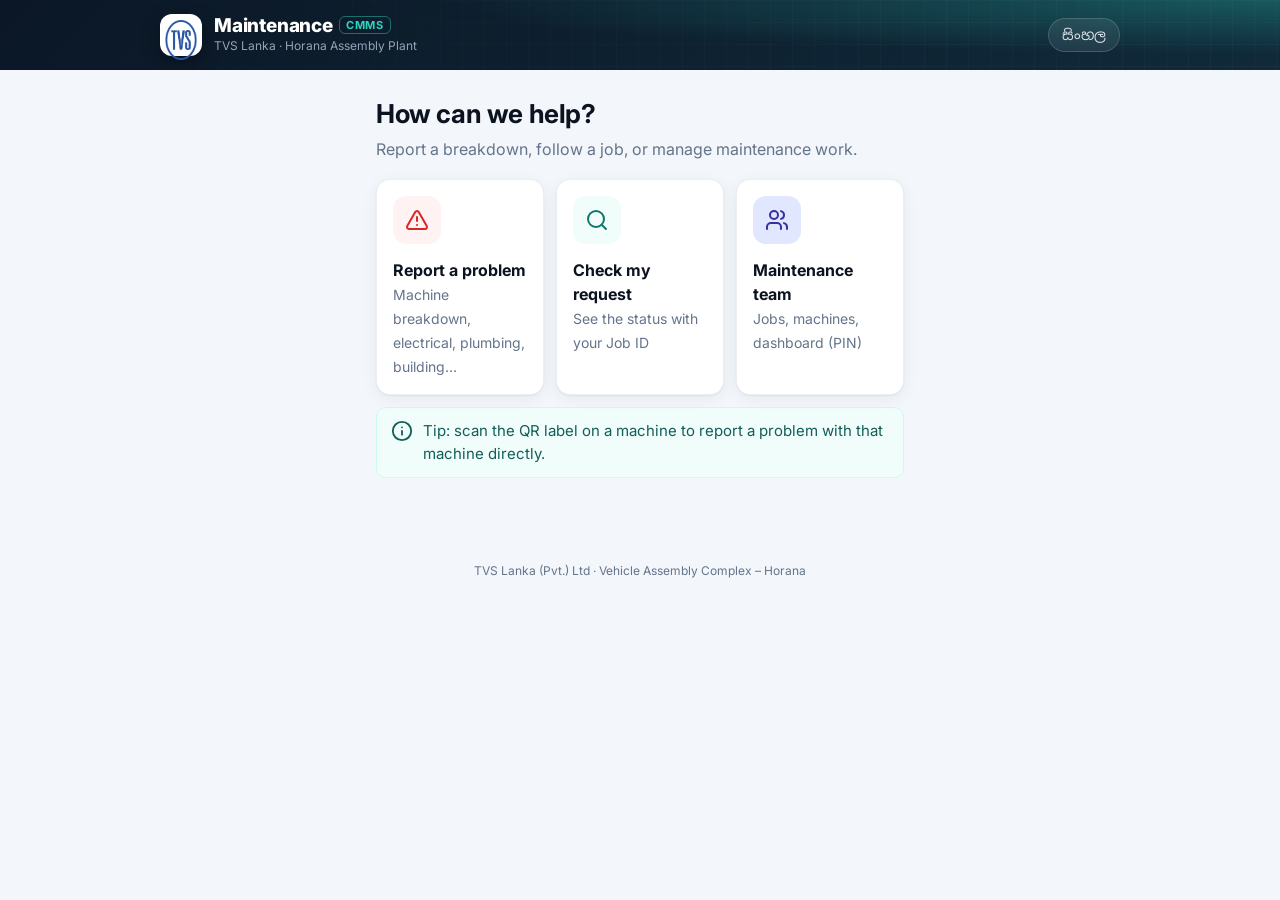
<file: index.html>
<!DOCTYPE html>
<html lang="en">
<head>
<meta charset="UTF-8">
<meta name="viewport" content="width=device-width, initial-scale=1, viewport-fit=cover">
<meta name="theme-color" content="#0b1726">
<title>TVS Horana Maintenance</title>
<link rel="icon" href="img/icon-32.png" sizes="32x32">
<link rel="apple-touch-icon" href="img/icon-192.png">
<link rel="preconnect" href="https://fonts.googleapis.com">
<link rel="preconnect" href="https://fonts.gstatic.com" crossorigin>
<link href="https://fonts.googleapis.com/css2?family=Inter:wght@400;500;600;700;800&family=Noto+Sans+Sinhala:wght@400;600;700&display=swap" rel="stylesheet">
<link rel="stylesheet" href="style.css?v=4">
</head>
<body>
<header class="top">
  <div class="row">
    <a class="brand" href="./">
      <span class="logo"><img src="img/tvs-logo.png" alt="TVS" width="30" height="37"></span>
      <span class="brand-text">
        <span class="mark"><span data-i18n="appName">Maintenance</span><em>CMMS</em></span>
        <span class="sub" data-i18n="plant">TVS Lanka · Horana Assembly Plant</span>
      </span>
    </a>
    <button class="lang-btn" type="button">සිංහල</button>
  </div>
</header>

<main class="wrap">
  <div class="hero">
    <h1 data-i18n="homeTitle">How can we help?</h1>
    <p class="lead" data-i18n="homeLead">Report a breakdown, follow a job, or manage maintenance work.</p>
  </div>
  <div class="tiles">
    <a class="tile red" href="request.html">
      <div class="ic"><svg class="i" viewBox="0 0 24 24"><path d="m21.73 18-8-14a2 2 0 0 0-3.48 0l-8 14A2 2 0 0 0 4 21h16a2 2 0 0 0 1.73-3"/><path d="M12 9v4"/><path d="M12 17h.01"/></svg></div>
      <div><b data-i18n="reportTitle">Report a problem</b><span data-i18n="reportSub"></span></div>
      <span class="go"><svg class="i" viewBox="0 0 24 24"><path d="m9 18 6-6-6-6"/></svg></span>
    </a>
    <a class="tile" href="track.html">
      <div class="ic"><svg class="i" viewBox="0 0 24 24"><circle cx="11" cy="11" r="8"/><path d="m21 21-4.3-4.3"/></svg></div>
      <div><b data-i18n="trackTitle">Check my request</b><span data-i18n="trackSub"></span></div>
      <span class="go"><svg class="i" viewBox="0 0 24 24"><path d="m9 18 6-6-6-6"/></svg></span>
    </a>
    <a class="tile dark" href="app.html">
      <div class="ic"><svg class="i" viewBox="0 0 24 24"><path d="M16 21v-2a4 4 0 0 0-4-4H6a4 4 0 0 0-4 4v2"/><circle cx="9" cy="7" r="4"/><path d="M22 21v-2a4 4 0 0 0-3-3.87"/><path d="M16 3.13a4 4 0 0 1 0 7.75"/></svg></div>
      <div><b data-i18n="teamTitle">Maintenance team</b><span data-i18n="teamSub"></span></div>
      <span class="go"><svg class="i" viewBox="0 0 24 24"><path d="m9 18 6-6-6-6"/></svg></span>
    </a>
  </div>
  <div class="msg info notice"><svg class="i" viewBox="0 0 24 24"><circle cx="12" cy="12" r="10"/><path d="M12 16v-4"/><path d="M12 8h.01"/></svg><span data-i18n="scanHint"></span></div>
</main>
<footer class="doc">TVS Lanka (Pvt.) Ltd · Vehicle Assembly Complex – Horana</footer>

<script src="config.js?v=2"></script>
<script src="common.js?v=5"></script>
<script>CMMS.initLangButton();</script>
</body>
</html>
</file>
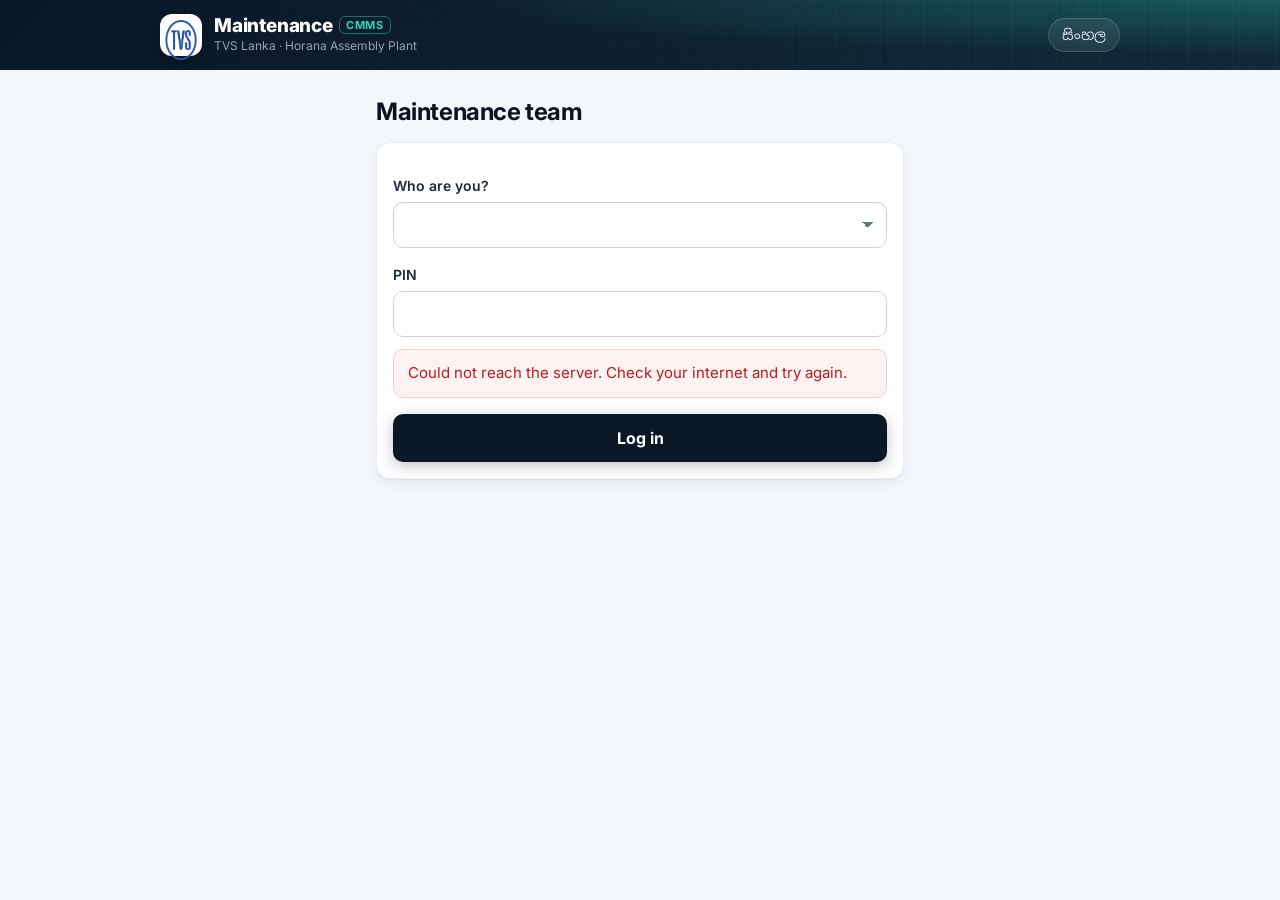
<file: app.html>
<!DOCTYPE html>
<html lang="en">
<head>
<meta charset="UTF-8">
<meta name="viewport" content="width=device-width, initial-scale=1, viewport-fit=cover">
<meta name="theme-color" content="#0b1726">
<title>Maintenance Team – TVS Horana</title>
<link rel="icon" href="img/icon-32.png" sizes="32x32">
<link rel="apple-touch-icon" href="img/icon-192.png">
<link rel="preconnect" href="https://fonts.googleapis.com">
<link rel="preconnect" href="https://fonts.gstatic.com" crossorigin>
<link href="https://fonts.googleapis.com/css2?family=Inter:wght@400;500;600;700;800&family=Noto+Sans+Sinhala:wght@400;600;700&display=swap" rel="stylesheet">
<link rel="stylesheet" href="style.css?v=5">
</head>
<body class="has-tabbar">
<header class="top no-print">
  <div class="row">
    <a class="brand" href="./">
      <span class="logo"><img src="img/tvs-logo.png" alt="TVS" width="30" height="37"></span>
      <span class="brand-text">
        <span class="mark"><span data-i18n="appName">Maintenance</span><em>CMMS</em></span>
        <span class="sub" id="whoami">TVS Lanka · Horana Assembly Plant</span>
      </span>
    </a>
    <button class="lang-btn" type="button">සිංහල</button>
  </div>
</header>

<!-- login -->
<main class="wrap hidden" id="loginView">
  <h1 data-i18n="teamTitle">Maintenance team</h1>
  <form id="loginForm" class="card" autocomplete="off">
    <label class="f" for="lgUser" data-i18n="whoAreYou">Who are you?</label>
    <select id="lgUser"></select>
    <label class="f" for="lgPin">PIN</label>
    <input type="password" id="lgPin" inputmode="numeric" pattern="[0-9]*" maxlength="8" autocomplete="current-password">
    <div id="lgErr" class="hidden"></div>
    <div style="margin-top:16px"><button class="btn dark" type="submit" id="lgBtn" data-i18n="login">Log in</button></div>
  </form>
</main>

<!-- app -->
<div id="appView" class="hidden">
  <nav class="tabs no-print" id="tabs">
    <button data-tab="jobs" class="on"><svg class="i" viewBox="0 0 24 24"><rect width="8" height="4" x="8" y="2" rx="1"/><path d="M16 4h2a2 2 0 0 1 2 2v14a2 2 0 0 1-2 2H6a2 2 0 0 1-2-2V6a2 2 0 0 1 2-2h2"/><path d="M12 11h4"/><path d="M12 16h4"/><path d="M8 11h.01"/><path d="M8 16h.01"/></svg><span data-i18n="tabJobs">Jobs</span></button>
    <button data-tab="pm"><svg class="i" viewBox="0 0 24 24"><path d="M8 2v4"/><path d="M16 2v4"/><rect width="18" height="18" x="3" y="4" rx="2"/><path d="M3 10h18"/><path d="m9 16 2 2 4-4"/></svg><span data-i18n="tabPm">PM</span></button>
    <button data-tab="readings"><svg class="i" viewBox="0 0 24 24"><path d="M12 14l4-4"/><path d="M3.34 19a10 10 0 1 1 17.32 0"/></svg><span data-i18n="tabReadings">Readings</span></button>
    <button data-tab="assets"><svg class="i" viewBox="0 0 24 24"><path d="M2 20a2 2 0 0 0 2 2h16a2 2 0 0 0 2-2V8l-7 5V8l-7 5V4a2 2 0 0 0-2-2H4a2 2 0 0 0-2 2Z"/><path d="M17 18h1"/><path d="M12 18h1"/><path d="M7 18h1"/></svg><span data-i18n="tabAssets">Machines</span></button>
    <button data-tab="dash"><svg class="i" viewBox="0 0 24 24"><path d="M3 3v18h18"/><path d="M18 17V9"/><path d="M13 17V5"/><path d="M8 17v-3"/></svg><span data-i18n="tabDash">Dashboard</span></button>
    <button data-tab="me"><svg class="i" viewBox="0 0 24 24"><circle cx="12" cy="8" r="5"/><path d="M20 21a8 8 0 0 0-16 0"/></svg><span data-i18n="tabMe">Me</span></button>
  </nav>

  <section class="wrap wide" id="tab-jobs">
    <div class="chips no-print" id="jobViews" style="margin-bottom:10px"></div>
    <div class="toolbar">
      <input type="search" id="jobQ" data-i18n-ph="searchJobs">
      <a class="btn sm" href="request.html" data-i18n="newJob">+ New</a>
    </div>
    <div id="jobList" class="list"></div>
  </section>

  <section class="wrap wide hidden" id="tab-pm">
    <div class="chips no-print" id="pmViews" style="margin-bottom:10px"></div>
    <div class="toolbar">
      <input type="search" id="pmQ" data-i18n-ph="searchPm">
      <button class="btn sm mgr" id="pmAdd" type="button" data-i18n="add">+ Add</button>
    </div>
    <div id="pmList" class="list"></div>
  </section>

  <section class="wrap wide hidden" id="tab-readings"></section>

  <section class="wrap wide hidden" id="tab-assets">
    <div class="toolbar">
      <input type="search" id="assetQ" data-i18n-ph="searchAssets">
      <button class="btn sm ghost" id="assetQr" type="button" data-i18n="qrShort">QR</button>
      <button class="btn sm mgr" id="assetAdd" type="button" data-i18n="add">+ Add</button>
    </div>
    <div class="chips" id="areaChips" style="margin-bottom:10px"></div>
    <div id="assetList" class="list"></div>
  </section>

  <section class="wrap wide hidden" id="tab-dash"></section>

  <section class="wrap wide hidden" id="tab-labels">
    <div class="no-print">
      <p class="lead" data-i18n="labelsLead">Tick the machines, then press Print. Two labels per row on A4 (cut and laminate).</p>
      <div class="toolbar">
        <input type="search" id="lblQ" data-i18n-ph="searchAssets">
        <button class="btn sm ghost" id="lblAll" type="button" data-i18n="selectAll">Select all</button>
      </div>
      <div id="lblPick" class="card" style="max-height:340px;overflow:auto;padding:6px 12px"></div>
      <button class="btn dark" id="lblPrint" type="button" data-i18n="printLabels">Print labels</button>
      <p class="hint" id="lblCount"></p>
    </div>
    <div class="labels" id="lblOut"></div>
  </section>

  <section class="wrap hidden" id="tab-me"></section>
</div>

<!-- full screen detail -->
<div class="sheet hidden" id="sheet">
  <div class="bar"><button class="icon-btn" id="sheetBack" type="button">←</button><b id="sheetTitle"></b></div>
  <div class="wrap" id="sheetBody"></div>
</div>

<script src="config.js?v=2"></script>
<script src="common.js?v=5"></script>
<script src="app.js?v=14"></script>
</body>
</html>
</file>
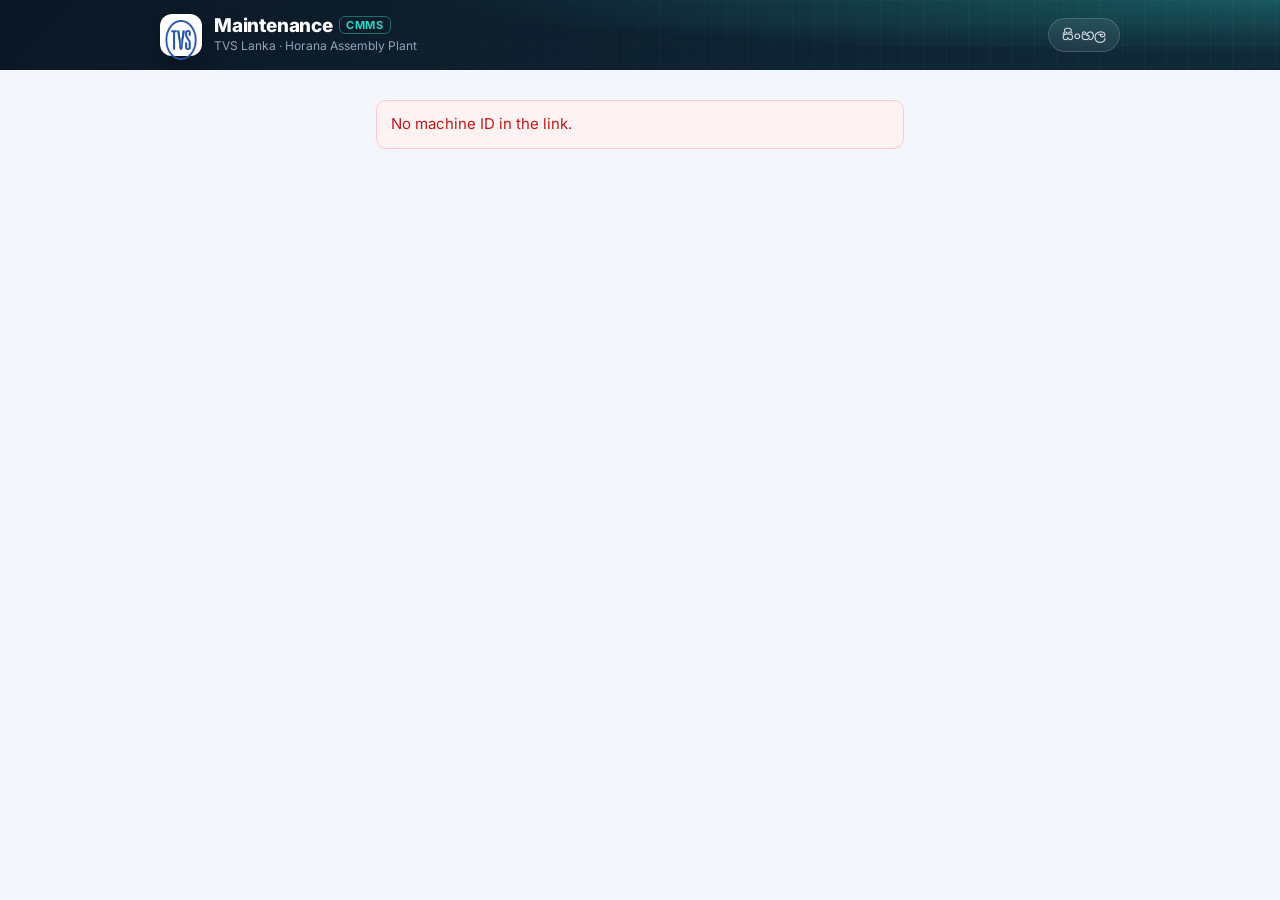
<file: asset.html>
<!DOCTYPE html>
<html lang="en">
<head>
<meta charset="UTF-8">
<meta name="viewport" content="width=device-width, initial-scale=1, viewport-fit=cover">
<meta name="theme-color" content="#0b1726">
<title>Machine Details – TVS Maintenance</title>
<link rel="icon" href="img/icon-32.png" sizes="32x32">
<link rel="apple-touch-icon" href="img/icon-192.png">
<link rel="preconnect" href="https://fonts.googleapis.com">
<link rel="preconnect" href="https://fonts.gstatic.com" crossorigin>
<link href="https://fonts.googleapis.com/css2?family=Inter:wght@400;500;600;700;800&family=Noto+Sans+Sinhala:wght@400;600;700&display=swap" rel="stylesheet">
<link rel="stylesheet" href="style.css?v=4">
</head>
<body>
<header class="top">
  <div class="row">
    <a class="brand" href="./">
      <span class="logo"><img src="img/tvs-logo.png" alt="TVS" width="30" height="37"></span>
      <span class="brand-text">
        <span class="mark"><span data-i18n="appName">Maintenance</span><em>CMMS</em></span>
        <span class="sub" data-i18n="plant">TVS Lanka · Horana Assembly Plant</span>
      </span>
    </a>
    <button class="lang-btn" type="button">සිංහල</button>
  </div>
</header>

<main class="wrap" id="out"></main>

<script src="config.js?v=2"></script>
<script src="common.js?v=5"></script>
<script>
(function () {
  'use strict';
  var C = CMMS, out = document.getElementById('out'), a = null;
  C.initLangButton();

  function row(label, val) { return val ? '<dt>' + C.esc(C.t(label)) + '</dt><dd>' + C.esc(val) + '</dd>' : ''; }

  function render() {
    var h = '';
    if (a.photoUrl) h += '<div class="card" style="padding:0;overflow:hidden"><img src="' + C.esc(a.photoUrl) + '" alt="' + C.esc(a.name) +
      '" style="display:block;width:100%;max-height:300px;object-fit:cover"></div>';
    h += '<div class="card"><div class="muted small">' + C.esc(a.area || '') + '</div>' +
      '<div style="font-size:28px;font-weight:800;letter-spacing:.5px">' + C.esc(a.id) + '</div>' +
      '<div style="font-size:18px;font-weight:600">' + C.esc(a.name) + '</div>' +
      '<div class="muted">📍 ' + C.esc(a.location || '') + '</div>' +
      (a.status && a.status !== 'Active' ? '<div class="msg err" style="margin-bottom:0">' + C.esc(a.status) + '</div>' : '') + '</div>';

    if (a.opCheck) h += '<a class="btn green" style="margin-bottom:10px" href="check.html?id=' + encodeURIComponent(a.id) + '">✅ ' +
      C.esc(C.lang() === 'si' ? 'දෛනික පරීක්ෂාව කරන්න' : 'Do the daily check') + '</a>';
    h += '<a class="btn red" href="request.html?asset=' + encodeURIComponent(a.id) + '">🛠️ ' + C.esc(C.t('reportThis')) + '</a>';

    if (a.certRequired || a.certExpiry) {
      h += '<div class="card"><b>' + C.esc(C.t('certificate')) + '</b><div style="margin-top:6px">' + C.certPill(a.certStatus, a.certExpiry) + '</div>';
      if (a.staff && a.staff.certUrl) h += '<div style="margin-top:10px"><a href="' + C.esc(a.staff.certUrl) + '" target="_blank" rel="noopener">📄 PDF</a></div>';
      h += '</div>';
    }

    h += '<div class="card"><dl class="kv">' + row('make', a.make) + row('model', a.model) + row('serial', a.serial) +
      row('year', a.year) + (a.parent ? '<dt>' + C.esc(C.t('partOf')) + '</dt><dd><a href="asset.html?id=' + encodeURIComponent(a.parent) + '">' +
      C.esc(a.parent + (a.parentName ? ' — ' + a.parentName : '')) + '</a></dd>' : '') + '</dl>';
    if (a.specs) h += '<h3>' + C.esc(C.t('specs')) + '</h3><div class="specs">' + C.esc(a.specs) + '</div>';
    h += '</div>';

    if (a.children && a.children.length) {
      h += '<div class="card"><h3 style="margin-top:0">' + C.esc(C.t('components')) + ' (' + a.children.length + ')</h3><table class="simple">' +
        a.children.map(function (c) {
          return '<tr><td><a href="asset.html?id=' + encodeURIComponent(c.id) + '">' + C.esc(c.id) + '</a></td><td>' + C.esc(c.name) +
            '</td><td class="muted">' + C.esc(c.location || '') + '</td></tr>';
        }).join('') + '</table></div>';
    }

    if (a.staff) {
      var s = a.staff;
      h += '<div class="card"><h3 style="margin-top:0">' + C.esc(C.t('staffOnly')) + '</h3><dl class="kv">' +
        (s.maintainedBy ? '<dt>Maintained by</dt><dd>' + C.esc(s.maintainedBy) + '</dd>' : '') +
        (s.pmFrequency ? '<dt>PM frequency</dt><dd>' + C.esc(s.pmFrequency) + '</dd>' : '') +
        (s.checklistRef ? '<dt>Checklist</dt><dd>' + C.esc(s.checklistRef) + '</dd>' : '') +
        (s.criticality ? '<dt>Criticality</dt><dd>' + C.esc(s.criticality) + '</dd>' : '') +
        (s.meter ? '<dt>Hour meter</dt><dd>' + C.esc(s.meter.value === '' ? '—' : s.meter.value + ' ' + s.meter.unit) +
          (s.meter.updated ? ' <span class="muted small">(' + C.esc(C.fmtDate(s.meter.updated)) + ')</span>' : '') + '</dd>' : '') +
        (s.notes ? '<dt>Notes</dt><dd class="specs">' + C.esc(s.notes) + '</dd>' : '') + '</dl>';
      if (s.pm && s.pm.length) {
        h += '<h3>PM tasks (' + s.pm.length + ')</h3><div class="list">' + s.pm.map(function (x) {
          var st = { overdue: '<span class="pill badge-late">' + x.daysLate + ' d late</span>', today: '<span class="pill st-IN_PROGRESS">Due today</span>',
            unscheduled: '<span class="pill st-REJECTED">No date</span>' }[x.state] || '<span class="pill st-CLOSED">' + C.esc(C.fmtDate(x.nextDue, false)) + '</span>';
          return '<a class="item ' + ({ overdue: 'p0', today: 'p1' }[x.state] || 'p2') + '" href="app.html#pm=' + encodeURIComponent(x.id) + '"><div class="top"><span class="id">' +
            C.esc(x.title) + '</span>' + st + '</div><div class="meta">🔁 ' + C.esc(x.freq) + '</div></a>';
        }).join('') + '</div>';
      }
      h += '<h3>Job history (' + s.jobs.length + ')</h3>';
      h += s.jobs.length ? '<div class="list">' + s.jobs.map(function (j) {
        return '<a class="item ' + C.prioClass(j.priority) + '" href="app.html#wo=' + encodeURIComponent(j.id) + '"><div class="top"><span class="id">' +
          C.esc(j.id) + '</span>' + C.statusPill(j.status) + '</div><div class="ttl">' + C.esc(j.description) + '</div><div class="meta">' +
          C.esc(C.fmtDate(j.created, false)) + '</div></a>';
      }).join('') + '</div>' : '<div class="muted">—</div>';
      h += '</div>';
    } else {
      h += '<p class="muted small center"><a href="app.html">' + C.esc(C.t('loginForMore')) + '</a></p>';
    }
    out.innerHTML = h;
  }

  var id = C.param('id');
  if (!id) { out.innerHTML = '<div class="msg err">No machine ID in the link.</div>'; return; }
  out.innerHTML = C.loadingHtml();
  C.api('assetPublic', { id: id }).then(function (d) {
    a = d; document.title = d.id + ' – ' + d.name; render();
  }).catch(function (e) {
    if (e.auth) return C.api('assetPublic', { id: id }).then(function (d) { a = d; render(); });
    out.innerHTML = '<div class="msg err">' + C.esc(e.message) + '</div>';
  });
  document.addEventListener('langchange', function () { if (a) render(); });
})();
</script>
</body>
</html>
</file>
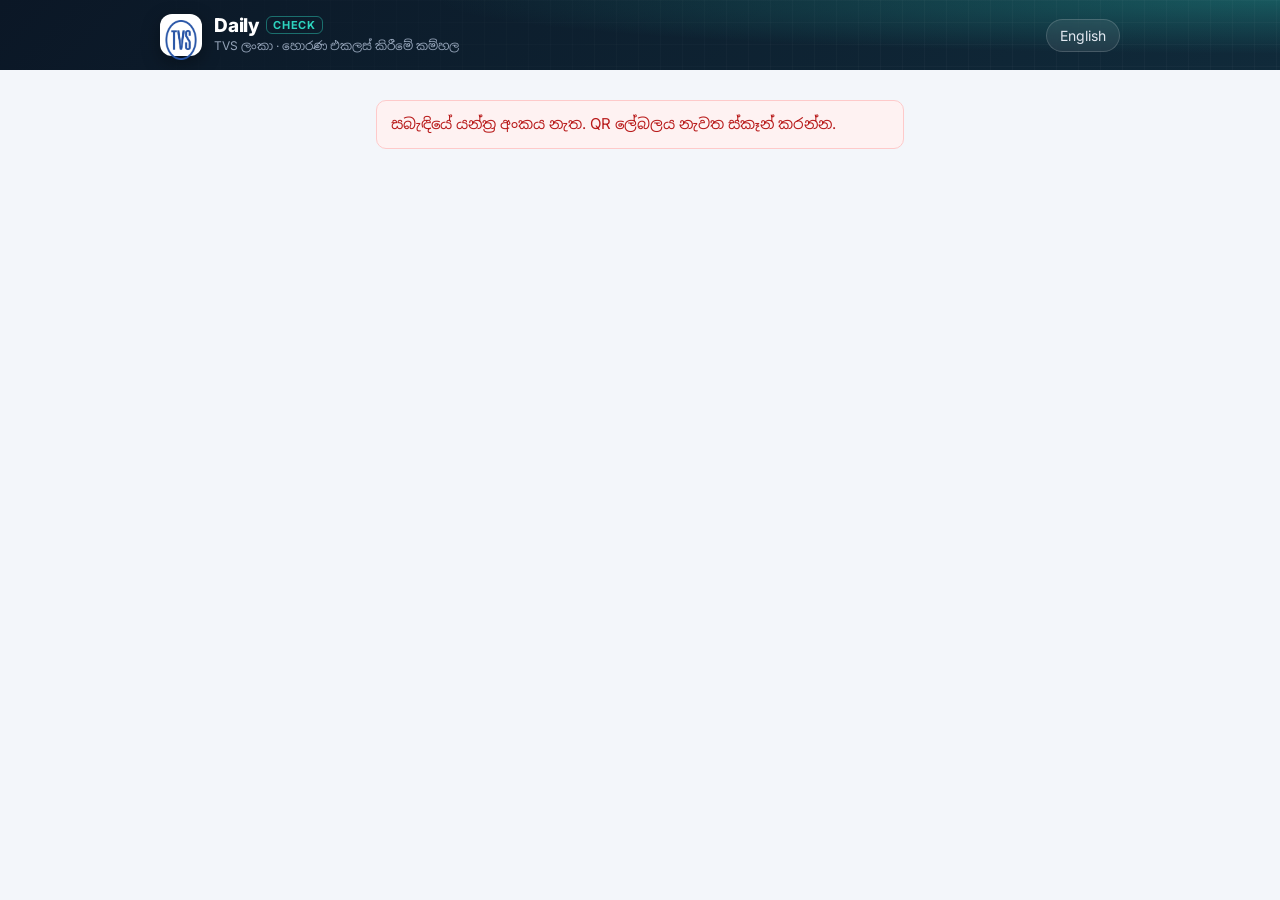
<file: check.html>
<!DOCTYPE html>
<html lang="si">
<head>
<meta charset="UTF-8">
<meta name="viewport" content="width=device-width, initial-scale=1, viewport-fit=cover">
<meta name="theme-color" content="#0b1726">
<meta name="robots" content="noindex, nofollow">
<title>Daily check – TVS Horana</title>
<link rel="icon" href="img/icon-32.png" sizes="32x32">
<link rel="apple-touch-icon" href="img/icon-192.png">
<link rel="preconnect" href="https://fonts.googleapis.com">
<link rel="preconnect" href="https://fonts.gstatic.com" crossorigin>
<link href="https://fonts.googleapis.com/css2?family=Inter:wght@400;500;600;700;800&family=Noto+Sans+Sinhala:wght@400;600;700&display=swap" rel="stylesheet">
<link rel="stylesheet" href="style.css?v=5">
<style>
.mach { display: flex; gap: 12px; align-items: center; }
.mach img { width: 64px; height: 64px; object-fit: cover; border-radius: 10px; flex: none; background: #f1f5f9; }
.mach .id { font-size: 22px; font-weight: 800; letter-spacing: .4px; }
.mach .nm { font-weight: 600; }
.who { display: flex; justify-content: space-between; align-items: center; gap: 8px; font-size: 15px; }
.who b { font-size: 17px; }
.linkbtn { background: none; border: 0; color: var(--brand); font: inherit; font-weight: 600; cursor: pointer; padding: 4px 0; text-decoration: underline; }
.op-row { padding: 12px 0; border-bottom: 1px solid #f1f5f9; }
.op-row .q { font-size: 16px; line-height: 1.4; }
.op-row .q .en { display: block; font-size: 12.5px; color: var(--muted); margin-top: 2px; }
.op-row .sf { display: inline-block; font-size: 11px; font-weight: 700; color: #b91c1c; background: #fef2f2; border-radius: 6px; padding: 0 6px; margin-left: 4px; vertical-align: 1px; }
.op-btns { display: grid; grid-template-columns: 1fr 1fr 64px; gap: 8px; margin-top: 8px; }
.op-btns button { border: 2px solid var(--line-2); background: #fff; border-radius: 12px; padding: 11px 6px; font: inherit; font-size: 16px; font-weight: 700; color: var(--ink-2); cursor: pointer; }
.op-btns button.na { font-size: 13px; color: var(--muted); }
.op-btns button.on.ok { background: var(--green); border-color: var(--green); color: #fff; }
.op-btns button.on.nok { background: var(--red); border-color: var(--red); color: #fff; }
.op-btns button.on.na { background: #64748b; border-color: #64748b; color: #fff; }
.op-row.bad { background: #fff7f7; margin: 0 -16px; padding: 12px 16px; }
.op-row.miss .q { color: #b91c1c; }
.op-note { margin-top: 8px; }
.stop { background: #b91c1c; color: #fff; border-radius: 12px; padding: 12px 14px; margin-top: 8px; font-weight: 700; font-size: 15px; }
.prog { position: sticky; top: 0; z-index: 3; background: var(--navy); color: #e2e8f0; border-radius: 0 0 12px 12px; padding: 8px 14px; font-size: 14px; font-weight: 600; display: flex; justify-content: space-between; }
.donebox { text-align: center; padding: 22px 16px; }
.donebox .big { font-size: 54px; line-height: 1; }
.today-list { margin: 6px 0 0; padding-left: 18px; font-size: 14px; }
@media (max-width: 360px) { .op-btns { grid-template-columns: 1fr 1fr 54px; } .op-btns button { font-size: 15px; padding: 10px 4px; } }
</style>
</head>
<body>
<header class="top">
  <div class="row">
    <span class="brand">
      <span class="logo"><img src="img/tvs-logo.png" alt="TVS" width="30" height="37"></span>
      <span class="brand-text">
        <span class="mark">Daily<em>CHECK</em></span>
        <span class="sub" data-i18n="plant">TVS Lanka · Horana Assembly Plant</span>
      </span>
    </span>
    <button class="lang-btn" type="button">English</button>
  </div>
</header>

<main class="wrap" id="out"><div class="loading"><div class="spinner"></div>Loading…</div></main>

<script src="config.js?v=2"></script>
<script src="common.js?v=5"></script>
<script src="check.js?v=2"></script>
</body>
</html>
</file>
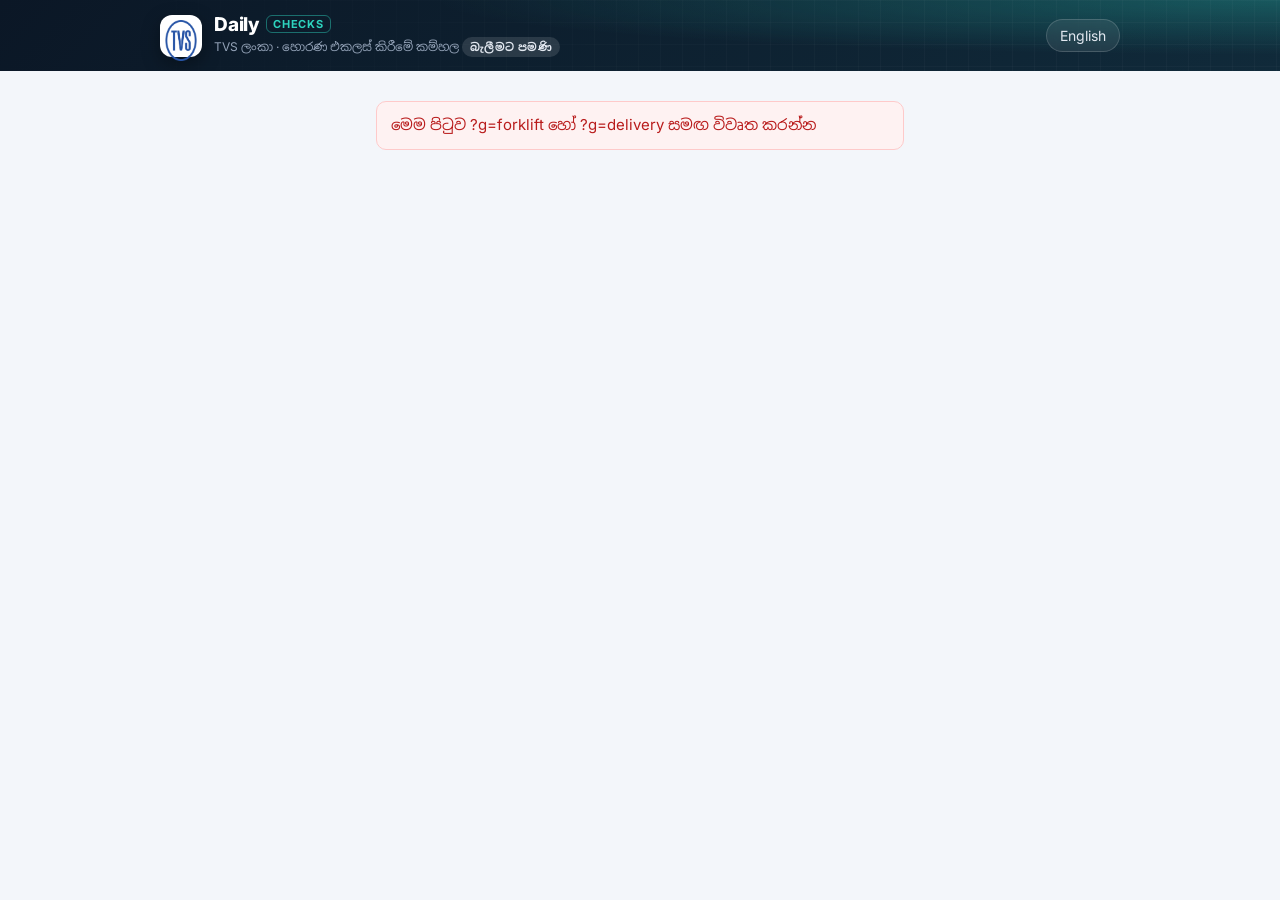
<file: daily-checks.html>
<!DOCTYPE html>
<html lang="en">
<head>
<meta charset="UTF-8">
<meta name="viewport" content="width=device-width, initial-scale=1, viewport-fit=cover">
<meta name="theme-color" content="#0b1726">
<meta name="robots" content="noindex, nofollow">
<title>Daily checks – TVS Horana</title>
<link rel="icon" href="img/icon-32.png" sizes="32x32">
<link rel="apple-touch-icon" href="img/icon-192.png">
<link rel="preconnect" href="https://fonts.googleapis.com">
<link rel="preconnect" href="https://fonts.gstatic.com" crossorigin>
<link href="https://fonts.googleapis.com/css2?family=Inter:wght@400;500;600;700;800&family=Noto+Sans+Sinhala:wght@400;600;700&display=swap" rel="stylesheet">
<link rel="stylesheet" href="style.css?v=5">
<style>
.ro { display: inline-block; font-size: 11px; font-weight: 700; letter-spacing: .4px; padding: 2px 8px; border-radius: 999px; background: rgba(255,255,255,.12); color: #e2e8f0; }
.dc-head { display: flex; justify-content: space-between; align-items: flex-end; gap: 10px; flex-wrap: wrap; }
.dc-head h1 { margin: 6px 0 2px; font-size: 22px; }
.dc-upd { font-size: 12.5px; color: var(--muted); display: flex; gap: 8px; align-items: center; }
.tiles4 { display: grid; grid-template-columns: repeat(3, minmax(0, 1fr)); gap: 8px; margin: 12px 0; }
.tl { border-radius: 14px; padding: 12px; background: #fff; border: 1px solid var(--line); }
.tl b { display: block; font-size: 26px; line-height: 1.1; }
.tl span { font-size: 12.5px; color: var(--muted); font-weight: 600; }
.tl.ok b { color: var(--green); } .tl.pb b { color: #b45309; } .tl.ms b { color: var(--red); } .tl.wt b { color: #475569; }
.dl { border-radius: 12px; padding: 10px 12px; font-size: 14.5px; margin-top: 6px; }
.dl.info { background: #f1f5f9; color: #334155; } .dl.bad { background: #fef2f2; color: #991b1b; font-weight: 600; } .dl.good { background: #f0fdf4; color: #14532d; font-weight: 600; }
.mc { border-left: 5px solid var(--line-2); }
.mc.ok { border-left-color: var(--green); } .mc.problem { border-left-color: #f59e0b; } .mc.missing { border-left-color: var(--red); } .mc.waiting { border-left-color: #94a3b8; }
.mc .top { display: flex; justify-content: space-between; gap: 8px; align-items: flex-start; }
.mc .mid { font-weight: 800; font-size: 17px; letter-spacing: .3px; }
.mc .mname { font-size: 13.5px; color: var(--muted); }
.stt { font-size: 12.5px; font-weight: 700; padding: 3px 10px; border-radius: 999px; white-space: nowrap; }
.stt.ok { background: #dcfce7; color: #166534; } .stt.problem { background: #fef3c7; color: #92400e; } .stt.missing { background: #fee2e2; color: #991b1b; }
.stt.waiting { background: #f1f5f9; color: #475569; } .stt.before { background: #f1f5f9; color: #64748b; } .mc.before { border-left-color: #cbd5e1; } .stt.off { background: #f1f5f9; color: #64748b; }
.rec { margin-top: 8px; padding-top: 8px; border-top: 1px dashed var(--line); font-size: 14px; }
.rec .late { font-size: 11px; font-weight: 700; color: #b45309; background: #fef3c7; border-radius: 6px; padding: 0 6px; margin-left: 4px; }
.rec ul { margin: 4px 0 0; padding-left: 18px; color: #991b1b; }
.rec .jb { margin-top: 4px; font-size: 13px; }
.ojobs { margin-top: 8px; font-size: 13px; background: #f8fafc; border-radius: 10px; padding: 8px 10px; }
.ojobs div + div { margin-top: 4px; }
.wk { width: 100%; border-collapse: collapse; font-size: 13px; }
.wk th, .wk td { padding: 6px 4px; text-align: center; border-bottom: 1px solid #f1f5f9; }
.wk th:first-child, .wk td:first-child { text-align: left; white-space: nowrap; font-weight: 700; }
.wk th small { display: block; font-weight: 500; color: var(--muted); }
.wk td i { font-style: normal; display: inline-block; width: 26px; height: 26px; line-height: 26px; border-radius: 8px; font-weight: 800; font-size: 13px; }
.wk i.ok { background: #dcfce7; color: #166534; } .wk i.problem { background: #fef3c7; color: #92400e; } .wk i.missing { background: #fee2e2; color: #991b1b; }
.wk i.waiting { background: #f1f5f9; color: #64748b; } .wk i.off { background: transparent; color: #cbd5e1; } .wk i.before { background: transparent; }
.wk .today { background: #f0fdfa; }
.keyrow { display: flex; gap: 12px; flex-wrap: wrap; font-size: 12px; color: var(--muted); margin-top: 8px; }
@media (max-width: 360px) { .tiles4 { gap: 6px; } .tl { padding: 10px 8px; } .tl b { font-size: 22px; } .wk { font-size: 12px; } .wk td i { width: 22px; height: 22px; line-height: 22px; } }
</style>
</head>
<body>
<header class="top">
  <div class="row">
    <span class="brand">
      <span class="logo"><img src="img/tvs-logo.png" alt="TVS" width="30" height="37"></span>
      <span class="brand-text">
        <span class="mark">Daily<em>CHECKS</em></span>
        <span class="sub"><span data-i18n="plant">TVS Lanka · Horana Assembly Plant</span> <span class="ro" data-i18n="dcViewOnly">VIEW ONLY</span></span>
      </span>
    </span>
    <button class="lang-btn" type="button">සිංහල</button>
  </div>
</header>

<main class="wrap" id="out"><div class="loading"><div class="spinner"></div>Loading…</div></main>

<script src="config.js?v=2"></script>
<script src="common.js?v=5"></script>
<script src="daily-checks.js?v=2"></script>
</body>
</html>
</file>
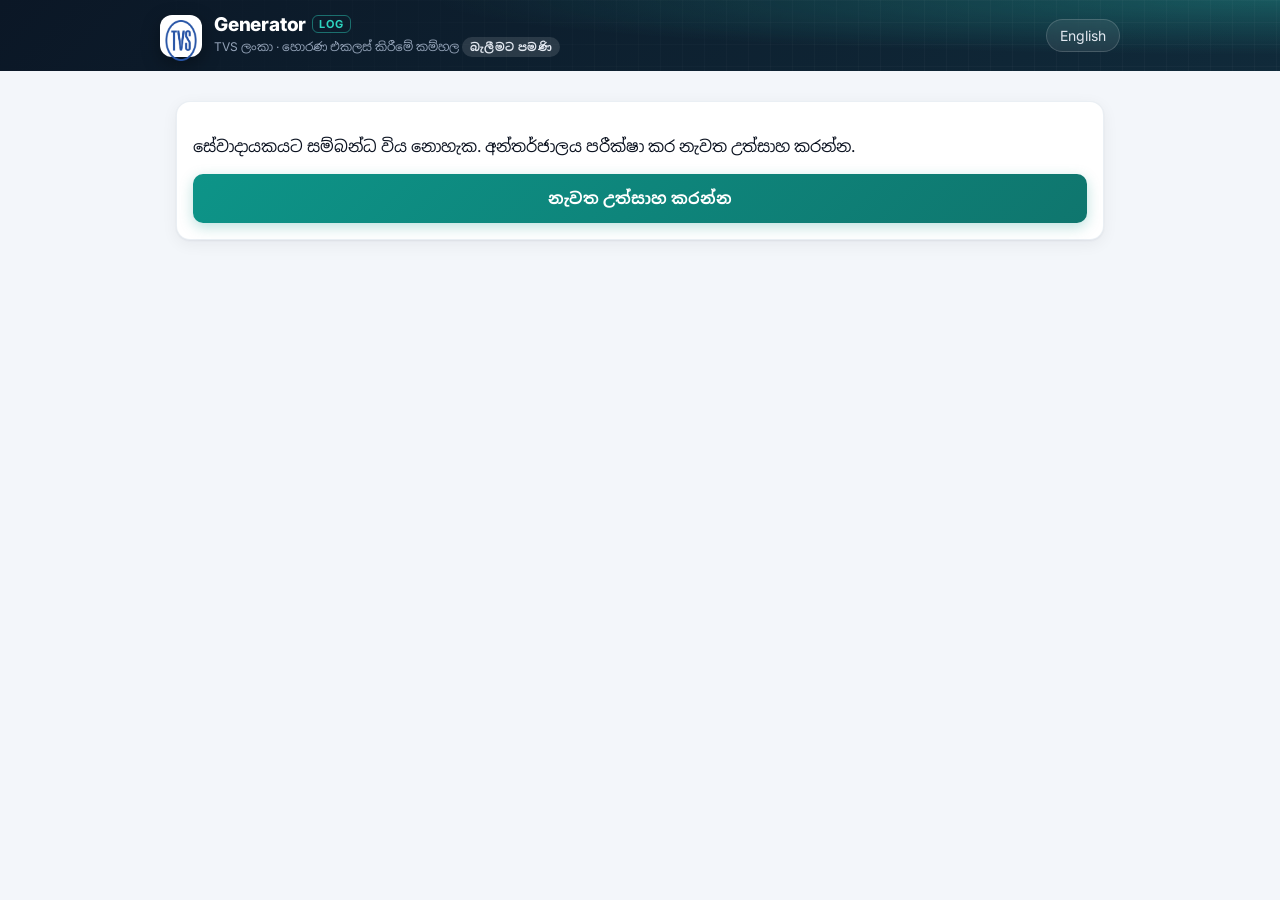
<file: generator-log.html>
<!DOCTYPE html>
<html lang="en">
<head>
<meta charset="UTF-8">
<meta name="viewport" content="width=device-width, initial-scale=1, viewport-fit=cover">
<meta name="theme-color" content="#0b1726">
<meta name="robots" content="noindex, nofollow">
<title>Generator log – TVS Horana</title>
<link rel="icon" href="img/icon-32.png" sizes="32x32">
<link rel="apple-touch-icon" href="img/icon-192.png">
<link rel="preconnect" href="https://fonts.googleapis.com">
<link rel="preconnect" href="https://fonts.gstatic.com" crossorigin>
<link href="https://fonts.googleapis.com/css2?family=Inter:wght@400;500;600;700;800&family=Noto+Sans+Sinhala:wght@400;600;700&display=swap" rel="stylesheet">
<link rel="stylesheet" href="style.css?v=5">
<link rel="stylesheet" href="viz.css?v=1">
<style>
.ro { display: inline-block; font-size: 11px; font-weight: 700; letter-spacing: .4px; padding: 2px 8px; border-radius: 999px; background: rgba(255,255,255,.12); color: #e2e8f0; }
.period { display: flex; gap: 8px; flex-wrap: wrap; align-items: center; margin: 8px 0 4px; }
.period input[type=month] { width: auto; padding: 7px 10px; font-size: 14px; }
.actions { display: flex; gap: 8px; flex-wrap: wrap; margin-left: auto; }
.verdict { display: flex; gap: 10px; align-items: flex-start; padding: 12px 14px; border-radius: 12px; font-size: 14.5px; margin-top: 10px; }
.verdict.good { background: #f0fdf4; color: #14532d; } .verdict.bad { background: #fef2f2; color: #7f1d1d; } .verdict.info { background: #f1f5f9; color: #334155; }
.verdict .ic { font-size: 20px; line-height: 1; }
.hbar { display: grid; grid-template-columns: 170px minmax(0, 1fr) 82px; gap: 10px; align-items: center; margin: 10px 0; font-size: 13.5px; }
.hbar .lab { color: var(--text-secondary); font-weight: 600; }
.hbar .track { height: 18px; background: var(--grid); border-radius: 0 6px 6px 0; display: flex; gap: 2px; }
.hbar .track i { display: block; height: 100%; border-radius: 0 6px 6px 0; }
.hbar .track i.part { border-radius: 0; }
.hbar .val { text-align: right; font-weight: 800; color: var(--text-primary); font-variant-numeric: tabular-nums; }
@media (max-width: 560px) { .hbar { grid-template-columns: 110px minmax(0, 1fr) 64px; font-size: 12.5px; } }
.cal { display: grid; grid-template-columns: repeat(7, minmax(0, 1fr)); gap: 4px; }
.cal .dh { font-size: 11px; color: var(--text-muted); text-align: center; padding-bottom: 2px; }
.cal .d { position: relative; aspect-ratio: 1 / 1; border-radius: 8px; background: var(--grid); display: flex; flex-direction: column; justify-content: space-between; padding: 4px 5px;
  font-size: 11px; color: var(--text-secondary); cursor: default; min-height: 34px; }
.cal .d b { font-size: 12px; color: inherit; }
.cal .d small { font-weight: 700; font-size: 11px; }
.cal .d.nodata { background: repeating-linear-gradient(135deg, #f8fafc 0 4px, #eef0f3 4px 6px); color: var(--text-muted); }
.cal .d.out { visibility: hidden; }
.cal .d.l1 { background: #9ec5f4; color: #0b1220; } .cal .d.l2 { background: #3987e5; color: #fff; } .cal .d.l3 { background: #184f95; color: #fff; }
.cal .d .pc { position: absolute; top: 3px; right: 4px; font-size: 11px; }
.cal-month { font-weight: 700; margin: 12px 0 6px; font-size: 14px; }
.keyrow { display: flex; gap: 12px; flex-wrap: wrap; font-size: 12px; color: var(--text-secondary); margin-top: 8px; }
.keyrow i { display: inline-block; width: 12px; height: 12px; border-radius: 3px; margin-right: 5px; vertical-align: -2px; }
.runs { display: grid; gap: 8px; }
.run { display: grid; grid-template-columns: 92px minmax(0, 1fr) auto; gap: 10px; align-items: center; padding: 10px 12px; border-radius: 12px; background: #f8fafc; font-size: 13.5px; }
.run .when b { display: block; font-size: 14px; }
.run .when span { color: var(--text-muted); font-size: 12px; }
.run .tl { position: relative; height: 10px; background: var(--grid); border-radius: 5px; }
.run .tl i { position: absolute; top: 0; bottom: 0; background: var(--series-1); border-radius: 5px; min-width: 4px; }
.run .meta { color: var(--text-secondary); font-size: 12.5px; margin-top: 4px; }
.run .tag { display: inline-block; font-size: 11.5px; font-weight: 700; padding: 1px 8px; border-radius: 999px; background: #e0ecfb; color: #1c5cab; margin-right: 6px; }
.run .tag.svc { background: #f1f5f9; color: #334155; }
.run .lph { text-align: right; font-weight: 800; white-space: nowrap; }
.run .lph small { display: block; font-weight: 500; color: var(--text-muted); font-size: 11.5px; }
table.log td.ev { text-align: left; }
table.log td.note { text-align: left; white-space: normal; min-width: 180px; color: var(--text-secondary); }
.flagtxt { color: #b91c1c; font-weight: 700; }
@media print {
  .period, .actions, details.tbl summary { display: none !important; }
  details.tbl { display: block; } details.tbl > * { display: block; }
  .panel, .stat { box-shadow: none; break-inside: avoid; }
  body { background: #fff; }
}
</style>
</head>
<body>
<header class="top">
  <div class="row">
    <span class="brand">
      <span class="logo"><img src="img/tvs-logo.png" alt="TVS" width="30" height="37"></span>
      <span class="brand-text">
        <span class="mark">Generator<em>LOG</em></span>
        <span class="sub"><span id="brandSub">TVS Lanka · Horana Assembly Plant</span> <span class="ro" id="viewOnly">VIEW ONLY</span></span>
      </span>
    </span>
    <button class="lang-btn" type="button">සිංහල</button>
  </div>
</header>

<main class="wrap wide viz" id="main">
  <div class="loading"><div class="spinner"></div>Loading…</div>
</main>

<script src="config.js?v=2"></script>
<script src="common.js?v=5"></script>
<script src="viz.js?v=1"></script>
<script src="generator-log.js?v=4"></script>
</body>
</html>
</file>
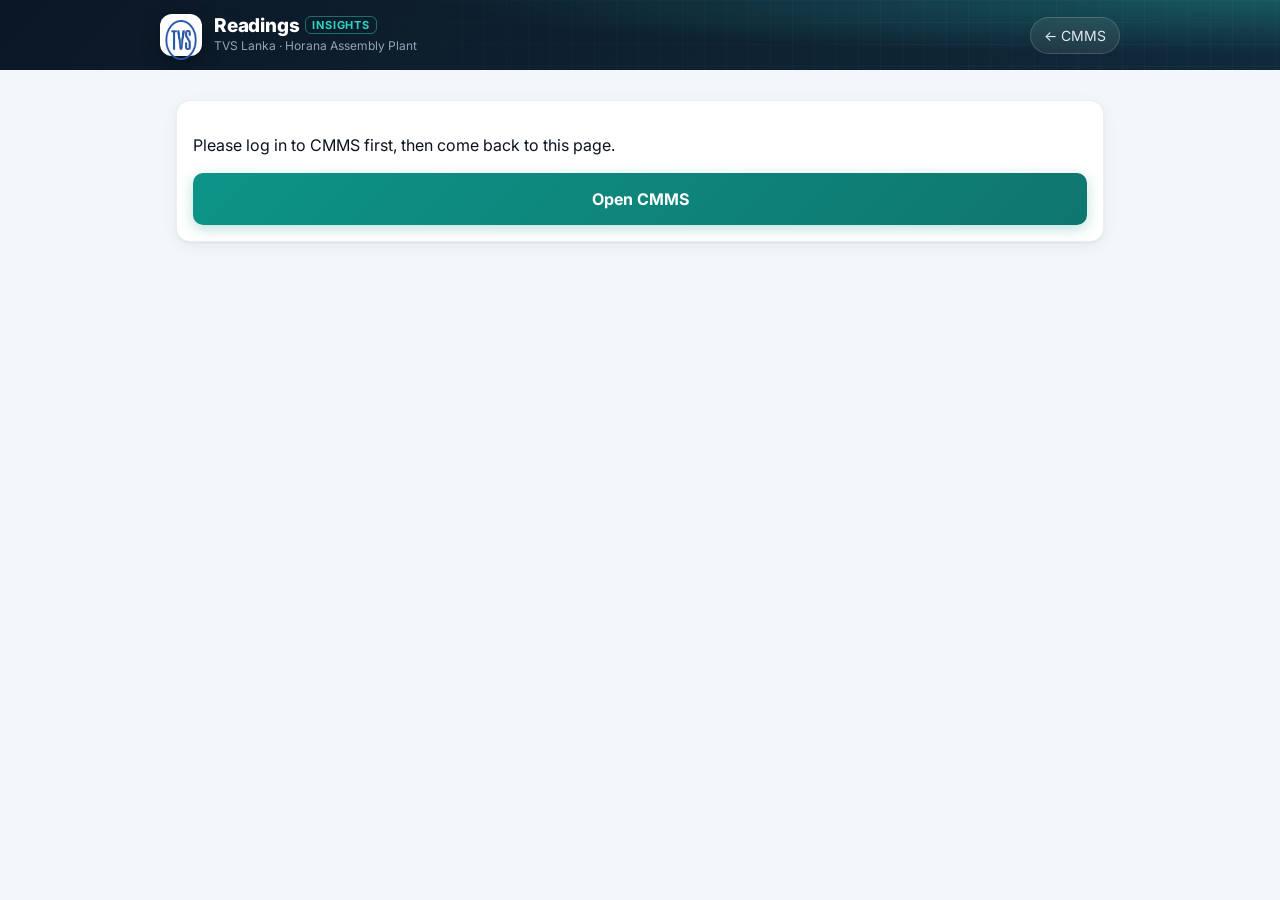
<file: insights.html>
<!DOCTYPE html>
<html lang="en">
<head>
<meta charset="UTF-8">
<meta name="viewport" content="width=device-width, initial-scale=1, viewport-fit=cover">
<meta name="theme-color" content="#0b1726">
<meta name="robots" content="noindex, nofollow">
<title>Readings insights – TVS Horana</title>
<link rel="icon" href="img/icon-32.png" sizes="32x32">
<link rel="apple-touch-icon" href="img/icon-192.png">
<link rel="preconnect" href="https://fonts.googleapis.com">
<link rel="preconnect" href="https://fonts.gstatic.com" crossorigin>
<link href="https://fonts.googleapis.com/css2?family=Inter:wght@400;500;600;700;800&display=swap" rel="stylesheet">
<link rel="stylesheet" href="style.css?v=5">
<link rel="stylesheet" href="viz.css?v=1">
</head>
<body>
<header class="top no-print">
  <div class="row">
    <a class="brand" href="app.html#readings">
      <span class="logo"><img src="img/tvs-logo.png" alt="TVS" width="30" height="37"></span>
      <span class="brand-text">
        <span class="mark">Readings<em>INSIGHTS</em></span>
        <span class="sub" id="whoami">TVS Lanka · Horana Assembly Plant</span>
      </span>
    </a>
    <a class="lang-btn" href="app.html#readings" style="text-decoration:none">← CMMS</a>
  </div>
</header>

<main class="wrap wide viz" id="main">
  <div class="loading"><div class="spinner"></div>Loading…</div>
</main>

<script src="config.js?v=2"></script>
<script src="common.js?v=5"></script>
<script src="viz.js?v=1"></script>
<script src="insights.js?v=3"></script>
</body>
</html>
</file>
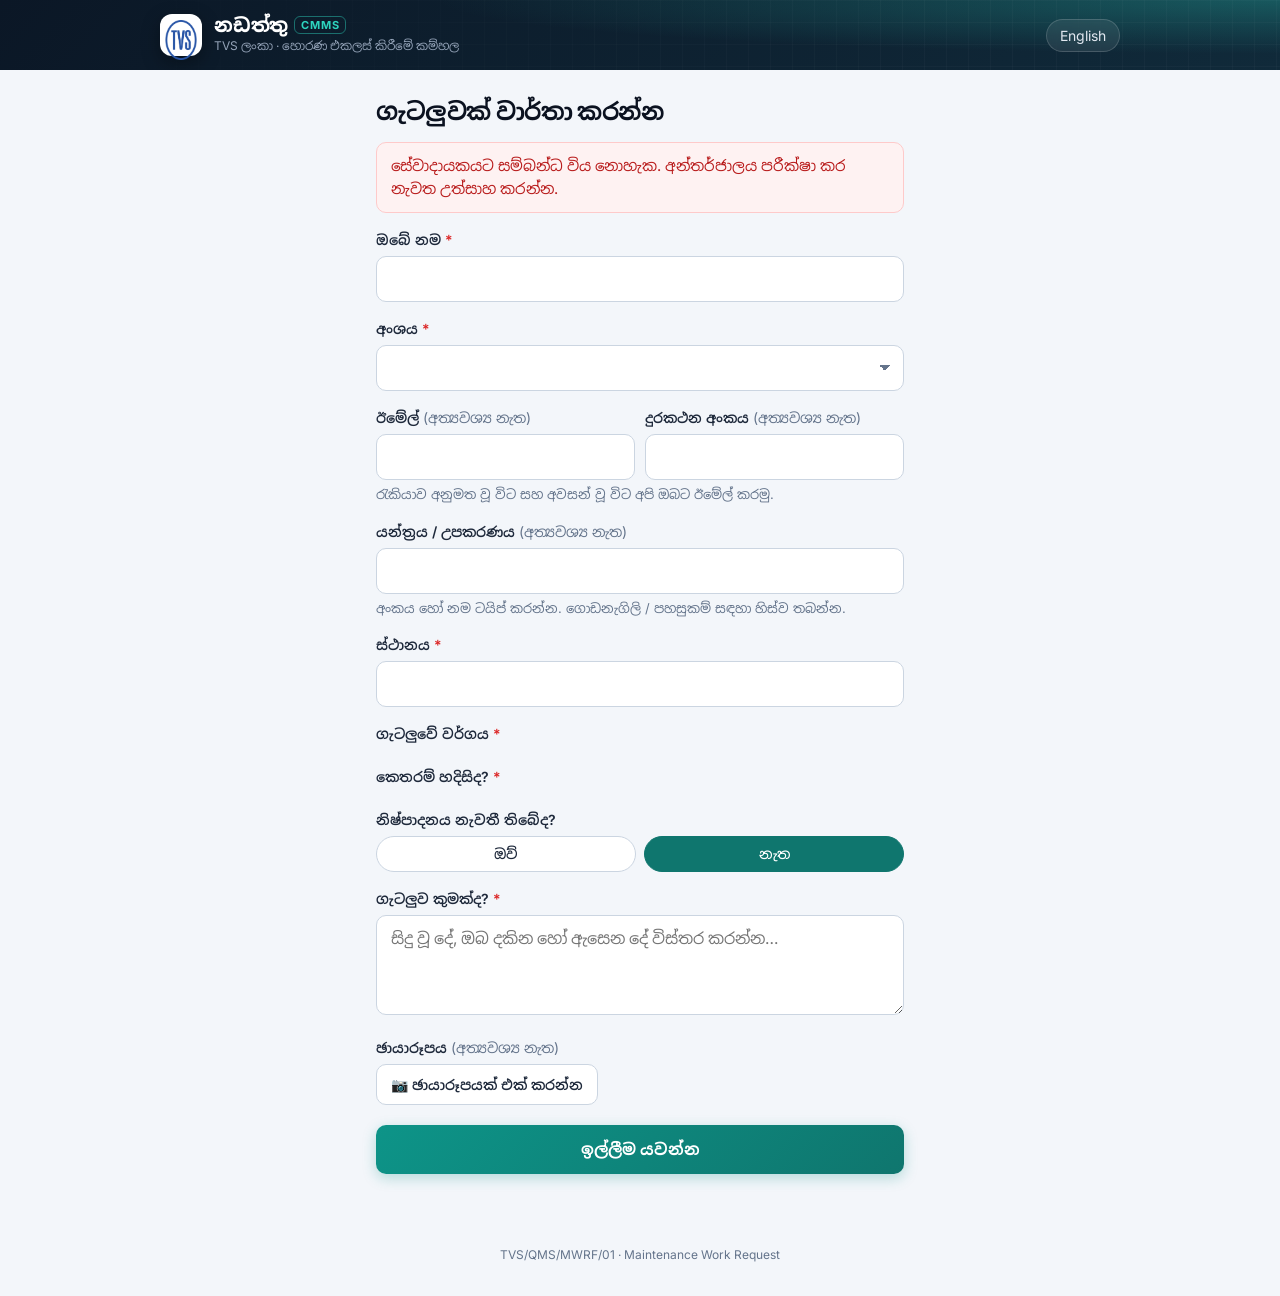
<file: request.html>
<!DOCTYPE html>
<html lang="en">
<head>
<meta charset="UTF-8">
<meta name="viewport" content="width=device-width, initial-scale=1, viewport-fit=cover">
<meta name="theme-color" content="#0b1726">
<title>Report a Problem – TVS Maintenance</title>
<link rel="icon" href="img/icon-32.png" sizes="32x32">
<link rel="apple-touch-icon" href="img/icon-192.png">
<link rel="preconnect" href="https://fonts.googleapis.com">
<link rel="preconnect" href="https://fonts.gstatic.com" crossorigin>
<link href="https://fonts.googleapis.com/css2?family=Inter:wght@400;500;600;700;800&family=Noto+Sans+Sinhala:wght@400;600;700&display=swap" rel="stylesheet">
<link rel="stylesheet" href="style.css?v=4">
</head>
<body>
<header class="top">
  <div class="row">
    <a class="brand" href="./">
      <span class="logo"><img src="img/tvs-logo.png" alt="TVS" width="30" height="37"></span>
      <span class="brand-text">
        <span class="mark"><span data-i18n="appName">Maintenance</span><em>CMMS</em></span>
        <span class="sub" data-i18n="plant">TVS Lanka · Horana Assembly Plant</span>
      </span>
    </a>
    <button class="lang-btn" type="button">සිංහල</button>
  </div>
</header>

<main class="wrap">
  <div id="formView">
    <h1 data-i18n="reportTitle">Report a problem</h1>
    <div id="assetCard" class="card flat hidden"></div>
    <div id="loadMsg" class="hidden"></div>

    <form id="f" novalidate autocomplete="on">
      <label class="f" for="name"><span data-i18n="yourName">Your name</span> <span class="req">*</span></label>
      <input type="text" id="name" name="name" autocomplete="name" maxlength="80" required>

      <label class="f" for="dept"><span data-i18n="department">Department</span> <span class="req">*</span></label>
      <select id="dept" required></select>

      <div class="grid2">
        <div>
          <label class="f" for="email"><span data-i18n="email">Email</span> <span class="opt" data-i18n="optional"></span></label>
          <input type="email" id="email" autocomplete="email" maxlength="120" inputmode="email">
        </div>
        <div>
          <label class="f" for="phone"><span data-i18n="phone">Phone</span> <span class="opt" data-i18n="optional"></span></label>
          <input type="tel" id="phone" autocomplete="tel" maxlength="30" inputmode="tel">
        </div>
      </div>
      <div class="hint" data-i18n="emailHint"></div>

      <div id="assetPickWrap">
        <label class="f" for="asset"><span data-i18n="machine">Machine / equipment</span> <span class="opt" data-i18n="optional"></span></label>
        <input type="text" id="asset" list="assetList" autocomplete="off">
        <datalist id="assetList"></datalist>
        <div class="hint" data-i18n="machineHint"></div>
      </div>

      <label class="f" for="loc"><span data-i18n="location">Location</span> <span class="req">*</span></label>
      <input type="text" id="loc" list="locList" maxlength="120" autocomplete="off">
      <datalist id="locList"></datalist>

      <label class="f"><span data-i18n="category">Type of problem</span> <span class="req">*</span></label>
      <div class="chips" id="cats"></div>

      <label class="f"><span data-i18n="priority">How urgent?</span> <span class="req">*</span></label>
      <div class="prio" id="prio"></div>

      <label class="f"><span data-i18n="stopped">Is production stopped?</span></label>
      <div class="yn">
        <button type="button" class="chip" data-stop="1" data-i18n="yes">Yes</button>
        <button type="button" class="chip on" data-stop="0" data-i18n="no">No</button>
      </div>

      <label class="f" for="desc"><span data-i18n="description">What is the problem?</span> <span class="req">*</span></label>
      <textarea id="desc" maxlength="2000" data-i18n-ph="descPh"></textarea>

      <label class="f"><span data-i18n="photo">Photo</span> <span class="opt" data-i18n="optional"></span></label>
      <div class="photo-pick">
        <label class="btn ghost sm" for="photo" data-i18n="addPhoto">📷 Add photo</label>
        <input type="file" id="photo" accept="image/*" capture="environment" class="hidden">
        <img id="photoPrev" class="hidden" alt="">
        <button type="button" id="photoDel" class="btn ghost sm hidden" data-i18n="removePhoto">Remove</button>
      </div>

      <div class="hp" aria-hidden="true"><input type="text" id="website" tabindex="-1" autocomplete="off"></div>
      <div id="err" class="hidden"></div>
      <div style="margin-top:20px"><button class="btn" id="send" type="submit" data-i18n="submit">Send request</button></div>
    </form>
  </div>

  <div id="doneView" class="hidden center">
    <div class="card">
      <div style="font-size:44px">✅</div>
      <h1 data-i18n="sentTitle">Request sent</h1>
      <div class="muted" data-i18n="jobId">Job ID</div>
      <div id="newId" style="font-size:30px;font-weight:800;letter-spacing:1px;margin:4px 0 8px"></div>
      <p class="muted" data-i18n="sentText"></p>
      <div class="stack">
        <a class="btn dark" id="trackLink" href="track.html" data-i18n="trackIt">Track this request</a>
        <a class="btn ghost" href="request.html" data-i18n="reportAnother">Report another problem</a>
      </div>
    </div>
  </div>
</main>
<footer class="doc">TVS/QMS/MWRF/01 · Maintenance Work Request</footer>

<script src="config.js?v=2"></script>
<script src="common.js?v=5"></script>
<script>
(function () {
  'use strict';
  var C = CMMS, $ = function (id) { return document.getElementById(id); };
  var meta = null, state = { category: '', priority: '', stopped: false, photo: '', assetId: '' };
  var PREFS = 'cmms_requester';

  C.initLangButton();

  // remember requester details on this phone
  try {
    var saved = JSON.parse(C.store.get(PREFS) || '{}');
    ['name', 'email', 'phone'].forEach(function (k) { if (saved[k]) $(k).value = saved[k]; });
    state.savedDept = saved.dept || '';
  } catch (e) { /* ignore */ }

  function assetLabel(a) { return a.id + ' — ' + a.name; }

  function renderPrio() {
    $('prio').innerHTML = meta.priorities.map(function (p, i) {
      var h = p.hours >= 48 ? Math.round(p.hours / 24) + ' ' + C.t('days') : p.hours + ' ' + C.t('hours');
      var hint = ['pVeryUrgentHint', 'pUrgentHint', 'pGeneralHint'][i];
      return '<button type="button" class="p' + i + (state.priority === p.name ? ' on' : '') + '" data-p="' + C.esc(p.name) + '">' +
        '<b>' + C.esc(C.t(p.name)) + '</b><small>' + C.esc(C.t(hint)) + ' · ' + C.esc(C.t('target')) + ' ' + h + '</small></button>';
    }).join('');
  }

  function renderAll() {
    var deptSel = $('dept'), cur = deptSel.value || state.savedDept;
    deptSel.innerHTML = '<option value="">' + C.esc(C.t('select')) + '</option>' +
      meta.departments.map(function (d) { return '<option>' + C.esc(d) + '</option>'; }).join('');
    deptSel.value = cur;
    $('cats').innerHTML = meta.categories.map(function (c) {
      return '<button type="button" class="chip' + (state.category === c ? ' on' : '') + '" data-c="' + C.esc(c) + '">' + C.esc(c) + '</button>';
    }).join('');
    renderPrio();
  }

  function showAsset(a) {
    state.assetId = a.id;
    $('assetCard').innerHTML = '<div class="muted small" data-i18n="machine">' + C.esc(C.t('machine')) + '</div>' +
      '<div style="font-size:20px;font-weight:800">' + C.esc(a.id) + '</div><div>' + C.esc(a.name) + '</div>' +
      '<div class="muted small">📍 ' + C.esc(a.location || '') + '</div>';
    $('assetCard').classList.remove('hidden');
    $('assetPickWrap').classList.add('hidden');
    if (!$('loc').value) $('loc').value = a.location || '';
  }

  $('f').querySelector('.prio').addEventListener('click', function (e) {
    var b = e.target.closest('button[data-p]'); if (!b) return;
    state.priority = b.getAttribute('data-p'); renderPrio();
  });
  $('cats').addEventListener('click', function (e) {
    var b = e.target.closest('button[data-c]'); if (!b) return;
    state.category = b.getAttribute('data-c');
    $('cats').querySelectorAll('.chip').forEach(function (x) { x.classList.toggle('on', x === b); });
  });
  document.querySelectorAll('[data-stop]').forEach(function (b) {
    b.addEventListener('click', function () {
      state.stopped = b.getAttribute('data-stop') === '1';
      document.querySelectorAll('[data-stop]').forEach(function (x) { x.classList.toggle('on', x === b); });
      if (state.stopped && !state.priority) { state.priority = 'Very Urgent'; renderPrio(); }
    });
  });
  $('asset').addEventListener('change', function () {
    var v = $('asset').value.trim();
    var id = v.split(' — ')[0].trim().toUpperCase();
    var a = meta && meta.assets.filter(function (x) { return x.id.toUpperCase() === id; })[0];
    state.assetId = a ? a.id : '';
    if (a && !$('loc').value) $('loc').value = a.location || '';
  });
  $('photo').addEventListener('change', function () {
    var f = $('photo').files[0]; if (!f) return;
    C.shrinkPhoto(f).then(function (data) {
      state.photo = data; $('photoPrev').src = data;
      $('photoPrev').classList.remove('hidden'); $('photoDel').classList.remove('hidden');
    }).catch(function (e) { C.showMsg($('err'), 'err', e.message); });
  });
  $('photoDel').addEventListener('click', function () {
    state.photo = ''; $('photo').value = '';
    $('photoPrev').classList.add('hidden'); $('photoDel').classList.add('hidden');
  });

  $('f').addEventListener('submit', function (e) {
    e.preventDefault();
    var r = {
      name: $('name').value.trim(), email: $('email').value.trim(), phone: $('phone').value.trim(), department: $('dept').value,
      assetId: state.assetId, location: $('loc').value.trim(), category: state.category, priority: state.priority,
      productionStopped: state.stopped, description: $('desc').value.trim(), photo: state.photo
    };
    if (!r.name || !r.department || !r.location || !r.category || !r.priority || r.description.length < 5) {
      C.showMsg($('err'), 'err', C.t('required')); return;
    }
    $('err').classList.add('hidden');
    $('send').disabled = true; $('send').textContent = C.t('sending');
    C.store.set(PREFS, JSON.stringify({ name: r.name, email: r.email, phone: r.phone, dept: r.department }));
    C.api('createRequest', { request: r, website: $('website').value }).then(function (res) {
      $('newId').textContent = res.id;
      $('trackLink').href = 'track.html?id=' + encodeURIComponent(res.id);
      $('formView').classList.add('hidden'); $('doneView').classList.remove('hidden');
      window.scrollTo(0, 0);
    }).catch(function (err) {
      C.showMsg($('err'), 'err', err.message);
    }).then(function () { $('send').disabled = false; $('send').textContent = C.t('submit'); });
  });

  document.addEventListener('langchange', function () { if (meta) renderAll(); });

  $('loadMsg').innerHTML = C.loadingHtml(); $('loadMsg').classList.remove('hidden');
  C.api('meta').then(function (m) {
    meta = m;
    $('loadMsg').classList.add('hidden');
    $('assetList').innerHTML = m.assets.map(function (a) { return '<option value="' + C.esc(assetLabel(a)) + '">'; }).join('');
    $('locList').innerHTML = m.locations.map(function (l) { return '<option value="' + C.esc(l) + '">'; }).join('');
    renderAll();
    var qa = C.param('asset').toUpperCase();
    if (qa) {
      var a = m.assets.filter(function (x) { return x.id.toUpperCase() === qa; })[0];
      if (a) showAsset(a);
    }
  }).catch(function (err) { C.showMsg($('loadMsg'), 'err', err.message); });
})();
</script>
</body>
</html>
</file>
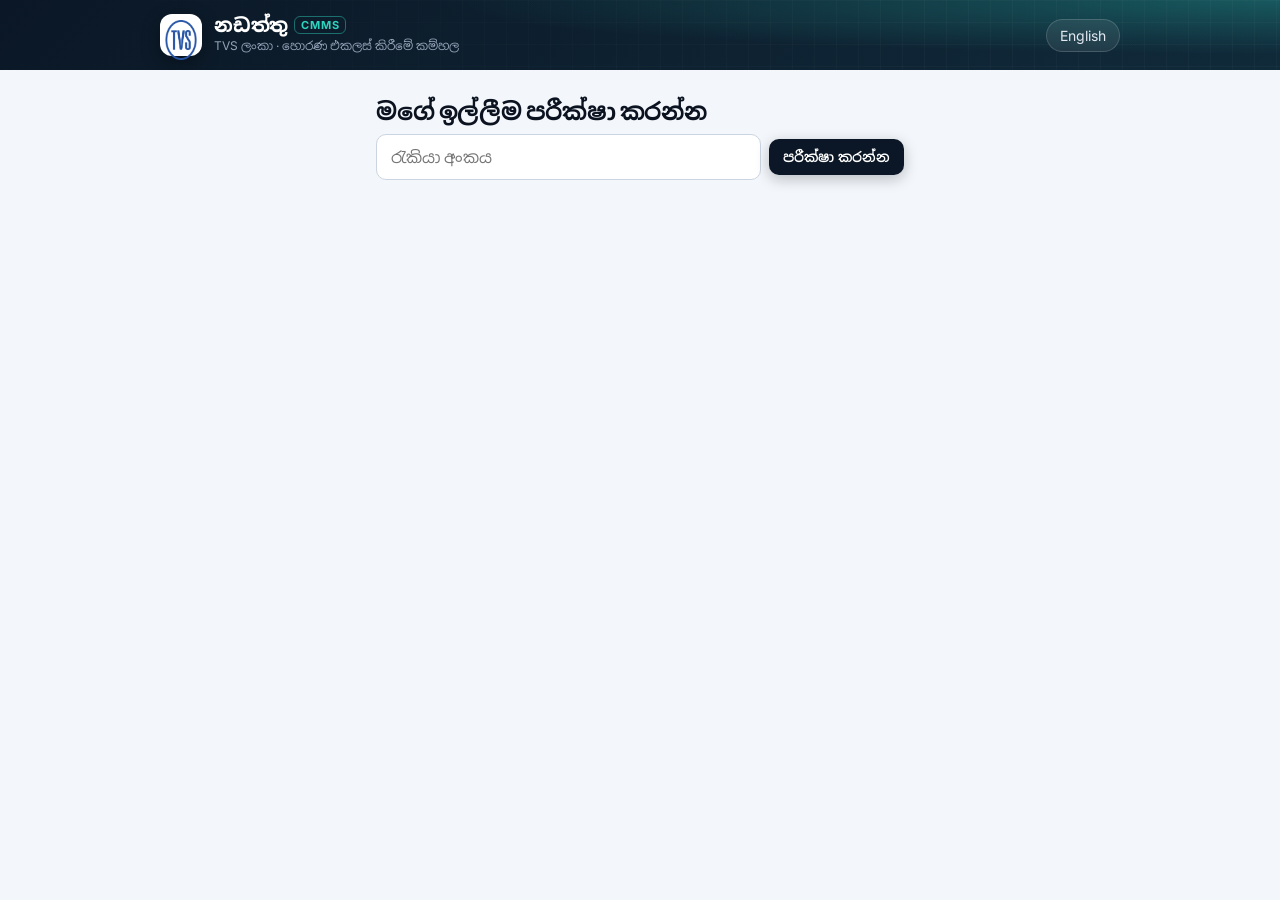
<file: track.html>
<!DOCTYPE html>
<html lang="en">
<head>
<meta charset="UTF-8">
<meta name="viewport" content="width=device-width, initial-scale=1, viewport-fit=cover">
<meta name="theme-color" content="#0b1726">
<title>Track Request – TVS Maintenance</title>
<link rel="icon" href="img/icon-32.png" sizes="32x32">
<link rel="apple-touch-icon" href="img/icon-192.png">
<link rel="preconnect" href="https://fonts.googleapis.com">
<link rel="preconnect" href="https://fonts.gstatic.com" crossorigin>
<link href="https://fonts.googleapis.com/css2?family=Inter:wght@400;500;600;700;800&family=Noto+Sans+Sinhala:wght@400;600;700&display=swap" rel="stylesheet">
<link rel="stylesheet" href="style.css?v=4">
</head>
<body>
<header class="top">
  <div class="row">
    <a class="brand" href="./">
      <span class="logo"><img src="img/tvs-logo.png" alt="TVS" width="30" height="37"></span>
      <span class="brand-text">
        <span class="mark"><span data-i18n="appName">Maintenance</span><em>CMMS</em></span>
        <span class="sub" data-i18n="plant">TVS Lanka · Horana Assembly Plant</span>
      </span>
    </a>
    <button class="lang-btn" type="button">සිංහල</button>
  </div>
</header>

<main class="wrap">
  <h1 data-i18n="trackTitle">Check my request</h1>
  <form id="f" class="toolbar">
    <input type="text" id="id" data-i18n-ph="jobId" autocomplete="off" autocapitalize="characters" maxlength="20">
    <button class="btn dark sm" type="submit" data-i18n="check">Check</button>
  </form>
  <div id="out"></div>
</main>

<script src="config.js?v=2"></script>
<script src="common.js?v=5"></script>
<script>
(function () {
  'use strict';
  var C = CMMS, $ = function (id) { return document.getElementById(id); };
  var key = C.param('k'), data = null;
  C.initLangButton();

  function step(cls, label, when) {
    return '<li class="' + cls + '"><b>' + C.esc(C.t(label)) + '</b><span>' + C.esc(when ? C.fmtDate(when) : '') + '</span></li>';
  }

  function render() {
    var d = data, html = '';
    html += '<div class="card"><div class="top" style="display:flex;gap:8px;align-items:center;flex-wrap:wrap">' +
      '<b style="font-size:20px;margin-right:auto">' + C.esc(d.id) + '</b>' + C.prioPill(d.priority) + C.statusPill(d.status) + '</div>';
    html += '<p style="margin:10px 0">' + C.esc(d.description) + '</p><dl class="kv">';
    if (d.assetId) html += '<dt>' + C.esc(C.t('machine')) + '</dt><dd>' + C.esc(d.assetId + ' — ' + d.assetName) + '</dd>';
    html += '<dt>' + C.esc(C.t('location')) + '</dt><dd>' + C.esc(d.location) + '</dd>';
    if (d.assignedTo) html += '<dt>' + C.esc(C.t('assignedTo')) + '</dt><dd>' + C.esc(d.assignedTo) + '</dd>';
    if (d.dueAt && ['NEW', 'ASSIGNED', 'IN_PROGRESS', 'ON_HOLD'].indexOf(d.status) >= 0)
      html += '<dt>' + C.esc(C.t('dueBy')) + '</dt><dd>' + C.esc(C.fmtDate(d.dueAt)) + '</dd>';
    if (d.actionTaken) html += '<dt>' + C.esc(C.t('workDone')) + '</dt><dd>' + C.esc(d.actionTaken) + '</dd>';
    html += '</dl></div>';

    if (d.status === 'REJECTED') {
      html += '<div class="msg err">' + C.esc(C.t('st_REJECTED')) + '</div>';
    } else {
      var st = d.status, order = ['NEW', 'ASSIGNED', 'IN_PROGRESS', 'DONE', 'CLOSED'];
      var pos = order.indexOf(st === 'ON_HOLD' ? 'IN_PROGRESS' : st);
      var cls = function (i) { return i < pos ? 'done' : (i === pos ? (st === 'CLOSED' ? 'done' : 'now') : ''); };
      html += '<div class="card"><ol class="steps">' +
        step(cls(0), 'stepRequested', d.created) + step(cls(1), 'stepAssigned', d.approvedAt) +
        step(cls(2), st === 'ON_HOLD' ? 'st_ON_HOLD' : 'stepWorking', d.startedAt) +
        step(cls(3), 'stepDone', d.completedAt) + step(cls(4), 'stepClosed', d.closedAt) + '</ol></div>';
    }

    if (d.canConfirm) {
      html += '<div class="card" id="conf"><h2 style="margin-top:0">' + C.esc(C.t('confirmQ')) + '</h2>' +
        '<label class="f" for="fb">' + C.esc(C.t('feedback')) + '</label>' +
        '<textarea id="fb" maxlength="500" placeholder="' + C.esc(C.t('feedbackPh')) + '"></textarea>' +
        '<div id="cerr" class="hidden"></div><div class="btn-row">' +
        '<button class="btn green" data-fixed="1">' + C.esc(C.t('fixedYes')) + '</button>' +
        '<button class="btn ghost" data-fixed="0">' + C.esc(C.t('fixedNo')) + '</button></div></div>';
    }
    $('out').innerHTML = html;
    $('out').querySelectorAll('[data-fixed]').forEach(function (b) {
      b.addEventListener('click', function () { confirm(b.getAttribute('data-fixed') === '1'); });
    });
  }

  function confirm(fixed) {
    var fb = ($('fb').value || '').trim();
    if (!fixed && !fb) { C.showMsg($('cerr'), 'err', C.t('feedbackPh')); return; }
    $('out').querySelectorAll('[data-fixed]').forEach(function (b) { b.disabled = true; });
    C.api('confirm', { id: data.id, key: key, fixed: fixed, feedback: fb }).then(function () {
      key = '';
      return load(data.id).then(function () {
        $('out').insertAdjacentHTML('afterbegin', '<div class="msg ok">' + C.esc(C.t(fixed ? 'thanksClosed' : 'thanksReopened')) + '</div>');
      });
    }).catch(function (e) {
      C.showMsg($('cerr'), 'err', e.message);
      $('out').querySelectorAll('[data-fixed]').forEach(function (b) { b.disabled = false; });
    });
  }

  function load(id) {
    $('out').innerHTML = C.loadingHtml();
    return C.api('track', { id: id, key: key }).then(function (d) {
      data = d; render();
      history.replaceState(null, '', 'track.html?id=' + encodeURIComponent(d.id) + (key ? '&k=' + encodeURIComponent(key) : ''));
    }).catch(function (e) { $('out').innerHTML = '<div class="msg err">' + C.esc(e.message) + '</div>'; });
  }

  $('f').addEventListener('submit', function (e) {
    e.preventDefault();
    var id = $('id').value.trim().toUpperCase();
    if (id) { key = ''; load(id); }
  });
  document.addEventListener('langchange', function () { if (data) render(); });
  var q = C.param('id');
  if (q) { $('id').value = q; load(q); }
})();
</script>
</body>
</html>
</file>
<file: style.css>
/* TVS Horana CMMS – shared styles (mobile first). Theme: industrial navy + teal. */
:root {
  --ink: #0b1220;
  --ink-2: #1e293b;
  --muted: #64748b;
  --line: #e2e8f0;
  --line-2: #cbd5e1;
  --bg: #f3f6fa;
  --surface: #ffffff;
  --brand: #0f766e;
  --brand-600: #0d9488;
  --brand-400: #2dd4bf;
  --brand-50: #f0fdfa;
  --brand-100: #ccfbf1;
  --navy: #0b1726;
  --navy-2: #102a3a;
  --red: #dc2626;
  --red-bg: #fef2f2;
  --orange: #ea580c;
  --orange-bg: #fff7ed;
  --green: #15803d;
  --green-bg: #f0fdf4;
  --blue: #1d4ed8;
  --blue-bg: #eff6ff;
  --violet: #6d28d9;
  --violet-bg: #f5f3ff;
  --focus: rgba(13, 148, 136, .35);
  --radius: 14px;
  --radius-sm: 10px;
  --shadow: 0 1px 2px rgba(15, 23, 42, .05), 0 4px 16px rgba(15, 23, 42, .06);
  --shadow-lg: 0 10px 30px rgba(15, 23, 42, .12);
  --tabbar-h: 64px;
}
* { box-sizing: border-box; }
html, body {
  margin: 0; padding: 0; background: var(--bg); color: var(--ink);
  font-family: "Inter", "Noto Sans Sinhala", -apple-system, BlinkMacSystemFont, "Segoe UI", Roboto, "Iskoola Pota", Arial, sans-serif;
  font-size: 16px; line-height: 1.5; -webkit-text-size-adjust: 100%; -webkit-font-smoothing: antialiased;
}
body { min-height: 100vh; padding-bottom: env(safe-area-inset-bottom, 0px); }
a { color: var(--brand); }
img { max-width: 100%; }
svg.i { width: 22px; height: 22px; fill: none; stroke: currentColor; stroke-width: 2; stroke-linecap: round; stroke-linejoin: round; flex: none; }
.hidden { display: none !important; }
.band { display: none; }

/* ---------- header ---------- */
header.top {
  position: relative; overflow: hidden; color: #e2e8f0;
  background: radial-gradient(120% 140% at 100% 0%, rgba(45, 212, 191, .28) 0%, rgba(45, 212, 191, 0) 55%), linear-gradient(135deg, var(--navy) 0%, var(--navy-2) 100%);
  padding: 14px 16px; padding-top: calc(14px + env(safe-area-inset-top, 0px));
}
header.top::after {
  content: ''; position: absolute; inset: 0; pointer-events: none; opacity: .5;
  background-image: linear-gradient(rgba(255, 255, 255, .05) 1px, transparent 1px), linear-gradient(90deg, rgba(255, 255, 255, .05) 1px, transparent 1px);
  background-size: 22px 22px; -webkit-mask-image: linear-gradient(90deg, transparent, #000 70%); mask-image: linear-gradient(90deg, transparent, #000 70%);
}
header.top .row { position: relative; z-index: 1; max-width: 960px; margin: 0 auto; display: flex; align-items: center; gap: 12px; }
header.top .brand { flex: 1; min-width: 0; text-decoration: none; color: inherit; display: flex; align-items: center; gap: 12px; }
header.top .logo {
  width: 42px; height: 42px; border-radius: 12px; flex: none; display: grid; place-items: center; color: #fff;
  background: linear-gradient(135deg, var(--brand-600), var(--brand)); box-shadow: 0 6px 18px rgba(13, 148, 136, .45), inset 0 1px 0 rgba(255, 255, 255, .25);
}
header.top .logo svg { width: 22px; height: 22px; fill: none; stroke: #fff; stroke-width: 2.2; stroke-linecap: round; stroke-linejoin: round; }
header.top .logo { background: #fff; box-shadow: 0 6px 18px rgba(0, 0, 0, .35); }
header.top .logo img { width: auto; height: 78%; display: block; }
.co-logo { height: 34px; width: auto; vertical-align: middle; margin-right: 10px; }
header.top .brand-text { min-width: 0; display: block; }
header.top .mark { display: block; white-space: nowrap; font-weight: 800; font-size: 19px; color: #fff; letter-spacing: -.2px; line-height: 1.2; }
header.top .mark em { font-style: normal; font-weight: 700; font-size: 11px; letter-spacing: .8px; color: var(--brand-400);
  border: 1px solid rgba(45, 212, 191, .45); border-radius: 6px; padding: 1px 6px; margin-left: 6px; vertical-align: 3px; }
header.top .sub { display: block; font-size: 12px; color: #94a3b8; white-space: nowrap; overflow: hidden; text-overflow: ellipsis; }
.lang-btn, .icon-btn {
  background: rgba(255, 255, 255, .08); color: #e2e8f0; border: 1px solid rgba(255, 255, 255, .16); border-radius: 999px;
  padding: 7px 13px; font-size: 14px; cursor: pointer; flex: none; font-family: inherit; backdrop-filter: blur(6px);
}
.lang-btn:hover, .icon-btn:hover { background: rgba(255, 255, 255, .16); }

/* ---------- layout ---------- */
.wrap { max-width: 560px; margin: 0 auto; padding: 18px 16px 48px; }
.wrap.wide { max-width: 960px; }
h1 { font-size: 24px; margin: 6px 0 4px; letter-spacing: -.4px; }
h2 { font-size: 18px; margin: 22px 0 10px; letter-spacing: -.2px; }
h3 { font-size: 15px; margin: 14px 0 6px; color: var(--ink-2); }
p.lead { color: var(--muted); margin: 0 0 16px; }
.muted { color: var(--muted); }
.small { font-size: 13px; }
.center { text-align: center; }
.card { background: var(--surface); border-radius: var(--radius); box-shadow: var(--shadow); padding: 16px; margin: 12px 0; border: 1px solid rgba(226, 232, 240, .7); }
.card.flat { box-shadow: none; border: 1px solid var(--line); }
.grid2 { display: grid; grid-template-columns: 1fr 1fr; gap: 10px; }
.stack > * + * { margin-top: 10px; }
footer.doc { text-align: center; color: var(--muted); font-size: 12px; padding: 24px 16px 32px; }

/* ---------- home tiles ---------- */
.hero { margin: 4px 0 18px; }
.hero h1 { font-size: 26px; }
.tiles { display: grid; gap: 12px; margin-top: 8px; }
.tile {
  display: flex; gap: 14px; align-items: center; background: var(--surface); border-radius: var(--radius); box-shadow: var(--shadow);
  padding: 16px; text-decoration: none; color: var(--ink); border: 1px solid rgba(226, 232, 240, .7); transition: transform .15s, box-shadow .15s;
}
.tile:hover { transform: translateY(-2px); box-shadow: var(--shadow-lg); }
.tile .ic { width: 48px; height: 48px; border-radius: 13px; display: grid; place-items: center; flex: none; background: var(--brand-50); color: var(--brand); }
.tile .ic svg { width: 24px; height: 24px; fill: none; stroke: currentColor; stroke-width: 2; stroke-linecap: round; stroke-linejoin: round; }
.tile.red .ic { background: var(--red-bg); color: var(--red); }
.tile.dark .ic { background: #e0e7ff; color: #3730a3; }
.tile b { display: block; font-size: 16px; }
.tile span { color: var(--muted); font-size: 14px; }
.tile .go { margin-left: auto; color: var(--line-2); }
.notice { display: flex; gap: 10px; align-items: flex-start; }

/* ---------- forms ---------- */
label.f { display: block; font-weight: 600; font-size: 14px; margin: 16px 0 6px; color: var(--ink-2); }
label.f .req { color: var(--red); }
label.f .opt { font-weight: 400; color: var(--muted); }
input[type=text], input[type=email], input[type=tel], input[type=number], input[type=password], input[type=date],
input[type=datetime-local], input[type=search], select, textarea {
  width: 100%; padding: 12px 14px; font-size: 16px; font-family: inherit; color: var(--ink); background: var(--surface);
  border: 1px solid var(--line-2); border-radius: var(--radius-sm); -webkit-appearance: none; appearance: none; transition: border-color .15s, box-shadow .15s;
}
select { background-image: linear-gradient(45deg, transparent 50%, var(--muted) 50%), linear-gradient(135deg, var(--muted) 50%, transparent 50%);
  background-position: calc(100% - 18px) 50%, calc(100% - 12px) 50%; background-size: 6px 6px; background-repeat: no-repeat; padding-right: 34px; }
textarea { min-height: 100px; resize: vertical; }
input:focus, select:focus, textarea:focus { outline: none; border-color: var(--brand-600); box-shadow: 0 0 0 4px var(--focus); }
button:focus-visible, a:focus-visible { outline: 3px solid var(--focus); outline-offset: 2px; }
input:disabled, select:disabled, textarea:disabled { background: #f8fafc; color: var(--muted); }
.hint { font-size: 13px; color: var(--muted); margin-top: 5px; }
.hp { position: absolute; left: -9999px; width: 1px; height: 1px; overflow: hidden; }

.chips { display: flex; flex-wrap: wrap; gap: 8px; }
.chip {
  border: 1px solid var(--line-2); background: var(--surface); color: var(--ink-2); border-radius: 999px; padding: 8px 14px;
  font-size: 14px; cursor: pointer; font-family: inherit; font-weight: 500; transition: background .15s, border-color .15s;
}
.chip:hover { border-color: var(--brand-600); }
.chip.on { background: var(--brand); color: #fff; border-color: var(--brand); }
.chip .n { display: inline-block; min-width: 20px; padding: 0 6px; margin-left: 4px; border-radius: 999px; background: #f1f5f9; color: var(--muted); font-size: 12px; text-align: center; }
.chip.on .n { background: rgba(255, 255, 255, .22); color: #fff; }

.prio { display: grid; gap: 8px; }
.prio button { text-align: left; border: 1.5px solid var(--line); background: var(--surface); border-radius: var(--radius-sm); padding: 11px 14px;
  cursor: pointer; font-family: inherit; font-size: 15px; color: var(--ink); display: block; width: 100%; }
.prio button b { font-weight: 700; }
.prio button small { display: block; color: var(--muted); font-size: 13px; }
.prio button.on.p0 { border-color: var(--red); background: var(--red-bg); }
.prio button.on.p1 { border-color: var(--orange); background: var(--orange-bg); }
.prio button.on.p2 { border-color: var(--brand-600); background: var(--brand-50); }
.yn { display: grid; grid-template-columns: 1fr 1fr; gap: 8px; }

.btn {
  display: inline-flex; align-items: center; justify-content: center; gap: 8px; width: 100%; padding: 14px 16px; font-size: 16px;
  font-weight: 700; font-family: inherit; border-radius: var(--radius-sm); border: 0; cursor: pointer; text-decoration: none;
  background: linear-gradient(135deg, var(--brand-600), var(--brand)); color: #fff; box-shadow: 0 4px 14px rgba(13, 148, 136, .28); transition: filter .15s, transform .05s;
}
.btn:hover { filter: brightness(1.06); }
.btn:active { transform: translateY(1px); }
.btn:disabled { opacity: .55; cursor: default; }
.btn.dark { background: var(--navy); color: #fff; box-shadow: 0 4px 14px rgba(11, 23, 38, .25); }
.btn.ghost { background: var(--surface); color: var(--ink-2); border: 1px solid var(--line-2); box-shadow: none; }
.btn.ghost:hover { background: #f8fafc; filter: none; }
.btn.red { background: linear-gradient(135deg, #ef4444, var(--red)); box-shadow: 0 4px 14px rgba(220, 38, 38, .28); }
.btn.green { background: linear-gradient(135deg, #22c55e, var(--green)); box-shadow: 0 4px 14px rgba(21, 128, 61, .25); }
.btn.sm { width: auto; padding: 9px 14px; font-size: 14px; font-weight: 600; }
.btn-row { display: flex; flex-wrap: wrap; gap: 8px; margin-top: 12px; }
.btn-row .btn { flex: 1 1 140px; }

.photo-pick { display: flex; gap: 10px; align-items: center; flex-wrap: wrap; }
.photo-pick img { width: 72px; height: 72px; object-fit: cover; border-radius: 10px; border: 1px solid var(--line); }
input.rd-num { font-size: 22px; font-weight: 700; letter-spacing: .3px; font-variant-numeric: tabular-nums; }
.rd-card .btn-row .btn { flex: 0 1 auto; }

/* ---------- messages ---------- */
.msg { border-radius: var(--radius-sm); padding: 12px 14px; margin: 12px 0; font-size: 15px; border: 1px solid transparent; }
.msg.err { background: var(--red-bg); color: #b91c1c; border-color: #fecaca; }
.msg.ok { background: var(--green-bg); color: var(--green); border-color: #bbf7d0; }
.msg.info { background: var(--brand-50); color: #115e59; border-color: var(--brand-100); }
.loading { text-align: center; padding: 32px 0; color: var(--muted); }
.spinner { width: 28px; height: 28px; border: 3px solid var(--line); border-top-color: var(--brand-600); border-radius: 50%; animation: spin .8s linear infinite; margin: 0 auto 8px; }
@keyframes spin { to { transform: rotate(360deg); } }

/* ---------- pills ---------- */
.pill { display: inline-flex; align-items: center; padding: 2px 10px; border-radius: 999px; font-size: 12px; font-weight: 600; white-space: nowrap; line-height: 1.6; }
.st-NEW { background: var(--blue-bg); color: var(--blue); }
.st-ASSIGNED { background: #f1f5f9; color: #334155; }
.st-IN_PROGRESS { background: var(--orange-bg); color: #c2410c; }
.st-ON_HOLD { background: var(--violet-bg); color: var(--violet); }
.st-DONE { background: var(--brand-50); color: #0f766e; }
.st-CLOSED { background: var(--green-bg); color: var(--green); }
.st-REJECTED { background: #f1f5f9; color: var(--muted); }
.pr-VeryUrgent { background: var(--red); color: #fff; }
.pr-Urgent { background: var(--orange); color: #fff; }
.pr-General { background: #e2e8f0; color: #334155; }
.cert-valid { background: var(--green-bg); color: var(--green); }
.cert-expiring { background: var(--orange-bg); color: #c2410c; }
.cert-expired, .cert-missing { background: var(--red-bg); color: #b91c1c; }
.cert-none { background: #f1f5f9; color: var(--muted); }
.badge-late { background: #fee2e2; color: #b91c1c; }
.badge-stop { background: var(--navy); color: var(--brand-400); }

/* ---------- key/value ---------- */
dl.kv { display: grid; grid-template-columns: minmax(96px, 38%) 1fr; gap: 8px 12px; margin: 0; font-size: 15px; }
dl.kv dt { color: var(--muted); }
dl.kv dd { margin: 0; word-break: break-word; font-weight: 500; }
.specs { white-space: pre-line; }

/* ---------- timeline ---------- */
ol.steps { list-style: none; padding: 0; margin: 8px 0 0; }
ol.steps li { position: relative; padding: 0 0 18px 30px; }
ol.steps li::before { content: ''; position: absolute; left: 5px; top: 4px; width: 14px; height: 14px; border-radius: 50%; background: var(--surface); border: 2px solid var(--line-2); }
ol.steps li::after { content: ''; position: absolute; left: 11px; top: 22px; bottom: 2px; width: 2px; background: var(--line); }
ol.steps li:last-child::after { display: none; }
ol.steps li.done::before { background: var(--brand-600); border-color: var(--brand-600); }
ol.steps li.done::after { background: var(--brand-100); }
ol.steps li.now::before { background: var(--surface); border-color: var(--orange); box-shadow: 0 0 0 4px rgba(234, 88, 12, .18); }
ol.steps li b { display: block; }
ol.steps li span { font-size: 13px; color: var(--muted); }

/* ---------- lists ---------- */
.list { display: grid; gap: 10px; }
.item {
  display: block; width: 100%; text-align: left; background: var(--surface); border: 1px solid rgba(226, 232, 240, .8); border-radius: var(--radius);
  box-shadow: var(--shadow); padding: 13px 14px 13px 18px; font-family: inherit; font-size: 15px; color: var(--ink); cursor: pointer;
  text-decoration: none; position: relative; overflow: hidden; transition: box-shadow .15s, transform .15s;
}
.item:hover { box-shadow: var(--shadow-lg); }
.item::before { content: ''; position: absolute; left: 0; top: 0; bottom: 0; width: 4px; background: var(--line-2); }
.item.p0::before { background: var(--red); }
.item.p1::before { background: var(--orange); }
.item.p2::before { background: var(--brand-400); }
.item .top { display: flex; gap: 6px; align-items: center; flex-wrap: wrap; }
.item .id { font-weight: 800; margin-right: auto; letter-spacing: .2px; }
.item .ttl { font-weight: 600; margin-top: 4px; }
.item .meta { font-size: 13px; color: var(--muted); margin-top: 3px; }

/* ---------- staff app ---------- */
nav.tabs { position: sticky; top: 0; z-index: 15; background: rgba(255, 255, 255, .92); backdrop-filter: blur(10px); display: flex;
  border-bottom: 1px solid var(--line); overflow-x: auto; }
nav.tabs button { flex: 1 0 auto; display: flex; align-items: center; justify-content: center; gap: 8px; background: transparent; border: 0;
  color: var(--muted); padding: 12px 14px; font-size: 14px; font-weight: 600; font-family: inherit; cursor: pointer; border-bottom: 2px solid transparent; }
nav.tabs button svg { width: 20px; height: 20px; fill: none; stroke: currentColor; stroke-width: 2; stroke-linecap: round; stroke-linejoin: round; }
nav.tabs button.on { color: var(--brand); border-bottom-color: var(--brand); }
.toolbar { display: flex; gap: 8px; align-items: center; margin: 4px 0 12px; }
.toolbar input { flex: 1; }
input[type=search] { padding-left: 40px; background: var(--surface) url("data:image/svg+xml,%3Csvg xmlns='http://www.w3.org/2000/svg' width='18' height='18' viewBox='0 0 24 24' fill='none' stroke='%2364748b' stroke-width='2' stroke-linecap='round'%3E%3Ccircle cx='11' cy='11' r='8'/%3E%3Cpath d='m21 21-4.3-4.3'/%3E%3C/svg%3E") no-repeat 13px 50%; }
.kpis { display: grid; grid-template-columns: repeat(2, 1fr); gap: 10px; }
.kpi { background: var(--surface); border-radius: var(--radius); box-shadow: var(--shadow); padding: 14px; border: 1px solid rgba(226, 232, 240, .7); position: relative; overflow: hidden; }
.kpi::after { content: ''; position: absolute; left: 14px; right: 14px; top: 0; height: 3px; border-radius: 0 0 3px 3px; background: var(--brand-400); }
.kpi b { display: block; font-size: 28px; line-height: 1.1; letter-spacing: -.5px; }
.kpi span { font-size: 13px; color: var(--muted); }
.kpi.alert b { color: var(--red); }
.kpi.alert::after { background: var(--red); }
table.simple { width: 100%; border-collapse: collapse; font-size: 14px; }
table.simple td, table.simple th { padding: 9px 6px; border-bottom: 1px solid #f1f5f9; text-align: left; }
table.simple th { color: var(--muted); font-weight: 600; }
table.simple td.num { text-align: right; font-variant-numeric: tabular-nums; font-weight: 700; }

/* full-screen sheet (job / asset detail) */
.sheet { position: fixed; inset: 0; z-index: 30; background: var(--bg); overflow-y: auto; -webkit-overflow-scrolling: touch; }
.sheet .bar { position: sticky; top: 0; z-index: 2; background: var(--navy); color: #e2e8f0; display: flex; align-items: center; gap: 10px;
  padding: 10px 12px; padding-top: calc(10px + env(safe-area-inset-top, 0px)); box-shadow: 0 2px 12px rgba(0, 0, 0, .15); }
.sheet .bar b { flex: 1; color: #fff; font-size: 17px; min-width: 0; overflow: hidden; text-overflow: ellipsis; white-space: nowrap; }
.photos { display: flex; gap: 10px; flex-wrap: wrap; }
.photos a img { width: 140px; height: 140px; object-fit: cover; border-radius: 10px; border: 1px solid var(--line); }
.log { font-size: 14px; }
.log div { padding: 9px 0; border-bottom: 1px solid #f1f5f9; }
.log div:last-child { border-bottom: 0; }
.log .when { color: var(--muted); font-size: 12px; }

/* labels (print) */
.labels { display: grid; grid-template-columns: repeat(auto-fill, minmax(300px, 1fr)); gap: 12px; }
.label { background: #fff; border: 2px solid var(--navy); border-radius: 10px; display: flex; gap: 10px; padding: 10px; align-items: center; break-inside: avoid; page-break-inside: avoid; }
.label .qr { flex: none; width: 118px; height: 118px; }
.label .qr img, .label .qr canvas { width: 118px !important; height: 118px !important; }
.label .tx { min-width: 0; }
.label .lid { font-size: 22px; font-weight: 800; letter-spacing: .5px; }
.label .lname { font-size: 14px; font-weight: 600; line-height: 1.25; }
.label .lco { font-size: 10px; color: var(--muted); margin-top: 4px; display: flex; align-items: center; gap: 5px; }
.label .lco img { height: 16px; width: auto; }
.label .lscan { font-size: 11px; margin-top: 6px; border-top: 2px solid var(--brand-600); padding-top: 4px; }
.pick { display: flex; gap: 8px; align-items: center; padding: 9px 4px; border-bottom: 1px solid #f1f5f9; font-size: 14px; }
.pick input { width: 20px; height: 20px; flex: none; accent-color: var(--brand); }

/* machine photos */
.item.has-thumb { min-height: 76px; }
.item .thumb { float: right; width: 58px; height: 58px; object-fit: cover; border-radius: 10px; margin: 0 0 4px 10px; border: 1px solid var(--line); }
.asset-photo img { width: 160px; height: 120px; object-fit: cover; border-radius: 12px; border: 1px solid var(--line); }
.danger-zone { border-color: #fecaca; }
.btn.danger { color: var(--red); border-color: #fecaca; }

/* checklist form */
.ck-sec { font-size: 12px; font-weight: 700; letter-spacing: .6px; text-transform: uppercase; color: var(--brand); margin: 18px 0 6px; }
.ck-row { display: flex; align-items: center; gap: 10px; padding: 10px 0; border-bottom: 1px solid #f1f5f9; }
.ck-row > span { flex: 1; min-width: 0; font-size: 15px; }
.ck-row.col { flex-direction: column; align-items: stretch; }
.ck-row .freq { font-style: normal; font-size: 11px; color: var(--muted); border: 1px solid var(--line); border-radius: 6px; padding: 0 5px; margin-left: 4px; }
.seg { display: inline-flex; flex: none; border: 1px solid var(--line-2); border-radius: 10px; overflow: hidden; }
.seg button { border: 0; background: var(--surface); padding: 8px 10px; font: inherit; font-size: 13px; font-weight: 600; color: var(--muted); cursor: pointer; min-width: 44px; }
.seg button + button { border-left: 1px solid var(--line); }
.seg button.on.ok { background: var(--green); color: #fff; }
.seg button.on.nok { background: var(--red); color: #fff; }
.seg button.on.na { background: #64748b; color: #fff; }
.num-in { display: flex; align-items: center; gap: 6px; flex: none; }
.num-in input { width: 110px; }
.child-row { border: 1px solid var(--line); border-radius: var(--radius-sm); padding: 6px 12px; margin: 8px 0; }
.child-row .child-id { display: flex; gap: 8px; align-items: baseline; padding: 4px 0; }
.child-row .ck-row { padding: 6px 0; }

/* ISO record */
.iso-head { display: flex; justify-content: space-between; gap: 10px; align-items: flex-start; border-bottom: 2px solid var(--navy); padding-bottom: 8px; }
.iso-doc { font-weight: 700; font-size: 13px; white-space: nowrap; }
.tbl-wrap { overflow-x: auto; margin-top: 12px; }
table.iso th, table.iso td { border: 1px solid var(--line); }
.res { font-weight: 800; }
.res.ok { color: var(--green); }
.res.nok { color: var(--red); }
.res.na { color: var(--muted); font-weight: 600; }
.iso-sign { display: flex; justify-content: space-between; gap: 12px; flex-wrap: wrap; margin-top: 24px; font-size: 14px; }

@media (max-width: 400px) {
  .ck-row { flex-wrap: wrap; }
  .ck-row > span { flex-basis: 100%; }
  .seg { width: 100%; }
  .seg button { flex: 1; }
}

/* phones: app tabs become a bottom bar */
@media (max-width: 767px) {
  body.has-tabbar { padding-bottom: calc(var(--tabbar-h) + env(safe-area-inset-bottom, 0px)); }
  nav.tabs { position: fixed; top: auto; bottom: 0; left: 0; right: 0; height: calc(var(--tabbar-h) + env(safe-area-inset-bottom, 0px));
    padding-bottom: env(safe-area-inset-bottom, 0px); border-bottom: 0; border-top: 1px solid var(--line); overflow: hidden; box-shadow: 0 -6px 20px rgba(15, 23, 42, .06); }
  nav.tabs button { flex: 1 1 0; min-width: 0; flex-direction: column; gap: 3px; padding: 8px 2px; font-size: 11px; border-bottom: 0; border-top: 2px solid transparent; }
  nav.tabs button span { max-width: 100%; overflow: hidden; text-overflow: ellipsis; white-space: nowrap; }
  nav.tabs button.on { border-top-color: var(--brand); }
}
@media (min-width: 640px) {
  .kpis { grid-template-columns: repeat(4, 1fr); }
  .tiles { grid-template-columns: 1fr 1fr 1fr; }
  .tile { flex-direction: column; align-items: flex-start; }
  .tile .go { display: none; }
}
@media (max-width: 359px) {
  header.top .mark { font-size: 17px; }
  header.top .logo { width: 38px; height: 38px; }
  .grid2 { grid-template-columns: 1fr; }
  dl.kv { grid-template-columns: 1fr; gap: 0; }
  dl.kv dd { margin-bottom: 8px; }
}
@media print {
  body { background: #fff; padding: 0 !important; }
  .no-print, header.top, nav.tabs, .sheet .bar { display: none !important; }
  body.printing-sheet #appView, body.printing-sheet #loginView { display: none !important; }
  .sheet { position: static; overflow: visible; }
  .iso-rec { box-shadow: none; border: 0; }
  .wrap, .wrap.wide { max-width: none; padding: 0; }
  .labels { grid-template-columns: 1fr 1fr; gap: 6mm; }
  .label { height: 45mm; }
}

/* bills */
.item.bill { position: relative; }
.item.bill .bill-th { float: right; width: 56px; height: 56px; object-fit: cover; border-radius: 8px; margin: 0 0 6px 10px; border: 1px solid var(--line, #e2e8f0); }
.item.bill .amt { margin-left: auto; font-size: 16px; }
.toolbar .btn { white-space: nowrap; }
</file>
<file: viz.css>
/* Shared chart styles (insights.html, generator-log.html) */
/* chart roles (reference palette, light surface; the CMMS site is light-only) */
.viz { --surface-1: #ffffff; --text-primary: #0b1220; --text-secondary: #52514e; --text-muted: #64748b;
  --grid: #eef0f3; --axis: #d5d8de; --series-1: #2a78d6; --series-2: #eb6834; --neutral: #a3a3a3;
  --good: #15803d; --warn: #d97706; --bad: #dc2626; }
.viz h2 { margin: 26px 0 4px; font-size: 19px; }
.viz .sub { color: var(--text-muted); font-size: 13.5px; margin: 0 0 10px; }
.range { display: flex; gap: 8px; flex-wrap: wrap; margin: 6px 0 4px; }
.tiles4 { display: grid; grid-template-columns: repeat(2, minmax(0, 1fr)); gap: 10px; margin-top: 10px; }
@media (min-width: 900px) { .tiles4 { grid-template-columns: repeat(4, minmax(0, 1fr)); } }
.stat { background: var(--surface-1); border-radius: 14px; box-shadow: var(--shadow); padding: 14px; border: 1px solid rgba(226,232,240,.7); min-width: 0; }
.stat .k { font-size: 12.5px; color: var(--text-secondary); font-weight: 600; }
.stat .v { font-size: 26px; font-weight: 800; letter-spacing: -.5px; color: var(--text-primary); line-height: 1.15; margin-top: 4px; }
.stat .v small { font-size: 14px; font-weight: 600; color: var(--text-secondary); margin-left: 3px; }
.stat .n { font-size: 12.5px; color: var(--text-muted); margin-top: 2px; }
.grid2c { display: grid; gap: 12px; grid-template-columns: 1fr; }
@media (min-width: 900px) { .grid2c { grid-template-columns: minmax(0, 1fr) minmax(0, 1fr); } .grid2c.wide-left { grid-template-columns: minmax(0, 1.6fr) minmax(0, 1fr); } }
.panel { background: var(--surface-1); border-radius: 14px; box-shadow: var(--shadow); padding: 14px 14px 10px; border: 1px solid rgba(226,232,240,.7); min-width: 0; }
.panel h3 { margin: 0 0 2px; font-size: 15px; color: var(--text-primary); }
.panel .cap { font-size: 12.5px; color: var(--text-muted); margin-bottom: 8px; }
.legend { display: flex; gap: 14px; flex-wrap: wrap; font-size: 12.5px; color: var(--text-secondary); margin: 2px 0 6px; }
.legend i { display: inline-block; width: 10px; height: 10px; border-radius: 3px; margin-right: 6px; vertical-align: -1px; }
.chart { position: relative; width: 100%; }
.chart svg { display: block; width: 100%; overflow: visible; }
.chart text { font: 11px Inter, system-ui, sans-serif; fill: var(--text-muted); }
.chart .lbl { fill: var(--text-primary); font-weight: 700; paint-order: stroke; stroke: var(--surface-1); stroke-width: 4px; stroke-linejoin: round; }
.tip { position: absolute; pointer-events: none; background: #0b1220; color: #fff; font-size: 12.5px; line-height: 1.35; padding: 7px 9px;
  border-radius: 8px; white-space: nowrap; transform: translate(-50%, -100%); margin-top: -8px; opacity: 0; transition: opacity .1s; z-index: 5; }
.tip b { font-weight: 700; }
.tank { display: flex; gap: 16px; align-items: center; }
.tank svg { width: 92px; flex: none; }
.facts { font-size: 13.5px; color: var(--text-secondary); line-height: 1.55; }
.facts b { color: var(--text-primary); }
.duty { display: flex; height: 34px; border-radius: 8px; overflow: hidden; gap: 2px; background: var(--surface-1); margin: 8px 0 6px; }
.duty div { display: flex; align-items: center; justify-content: center; color: #fff; font-size: 12.5px; font-weight: 700; min-width: 0; white-space: nowrap; overflow: hidden; }
.band { position: relative; height: 12px; border-radius: 6px; background: var(--grid); margin: 20px 0 22px; }
.band .ok { position: absolute; top: 0; bottom: 0; background: #d1fae5; border-radius: 6px; }
.band .pin { position: absolute; top: -6px; width: 4px; height: 24px; border-radius: 2px; background: var(--text-primary); transform: translateX(-2px); }
.band .pl { position: absolute; top: -22px; transform: translateX(-50%); font-size: 12px; font-weight: 700; color: var(--text-primary); white-space: nowrap; }
.band .tk { position: absolute; top: 16px; transform: translateX(-50%); font-size: 11px; color: var(--text-muted); }
table.var { width: 100%; border-collapse: collapse; font-size: 13.5px; }
table.var th, table.var td { padding: 8px 6px; border-bottom: 1px solid #f1f5f9; text-align: right; white-space: nowrap; }
table.var th:first-child, table.var td:first-child { text-align: left; }
table.var th { color: var(--text-muted); font-weight: 600; font-size: 12.5px; }
.flag { display: inline-flex; gap: 6px; align-items: flex-start; font-size: 13.5px; padding: 8px 10px; border-radius: 10px; margin: 4px 0; width: 100%; }
.flag.warn { background: #fffbeb; color: #7c2d12; } .flag.bad { background: #fef2f2; color: #7f1d1d; } .flag.good { background: #f0fdf4; color: #14532d; }
details.tbl summary { cursor: pointer; font-weight: 600; color: var(--brand); margin: 18px 0 8px; }
.scroll-x { overflow-x: auto; }
.empty-note { color: var(--text-muted); font-size: 13.5px; padding: 18px 4px; text-align: center; }
</file>
